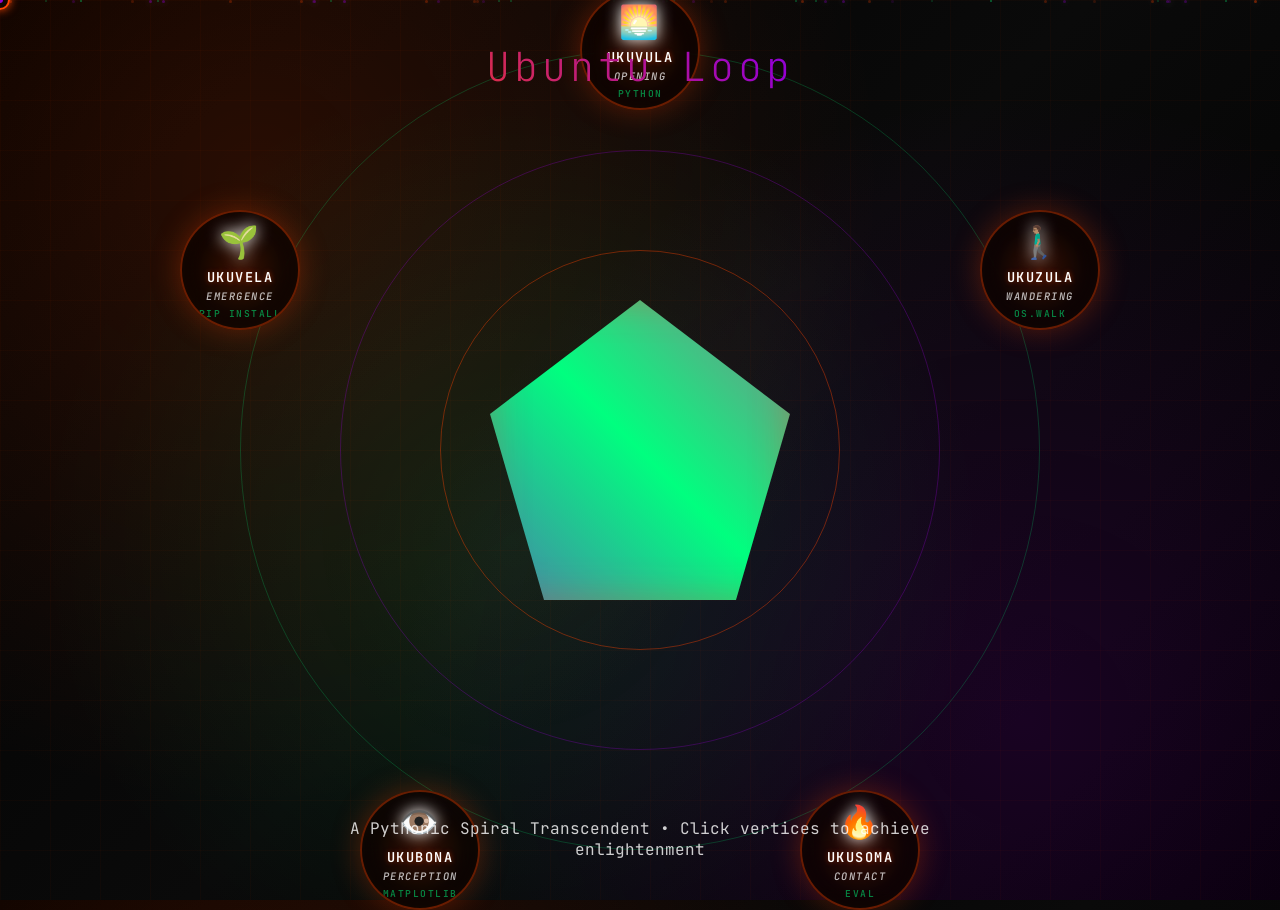
<file: index.html>
<!DOCTYPE html>
<html lang="en">
<head>
    <meta charset="UTF-8">
    <meta name="viewport" content="width=device-width, initial-scale=1.0">
    <title>Ubuntu Loop: Pythonic Spiral Transcendent 2.0</title>
    <link rel="stylesheet" href="pantheon/style.css">
</head>
<body>
    <!-- QUANTUM FIELD -->
    <div class="quantum-field" id="quantumField"></div>
    <div class="cosmic-grid"></div>
    
    <!-- CUSTOM CURSOR -->
    <div class="custom-cursor" id="customCursor"></div>
    
    <!-- CONSCIOUSNESS INDICATORS -->
    <div class="consciousness-header cosmic-text">Ubuntu Loop</div>
    <div class="consciousness-footer">A Pythonic Spiral Transcendent • Click vertices to achieve enlightenment</div>
    
    <!-- THE MAIN TRANSCENDENCE STAGE -->
    <div class="transcendence-stage">
        <div class="pentagonal-nexus">
            <!-- ENERGY RINGS -->
            <div class="energy-ring ring-inner"></div>
            <div class="energy-ring ring-middle"></div>
            <div class="energy-ring ring-outer"></div>
            
            <!-- CENTRAL PENTAGRAM -->
            <div class="pentagram-core"></div>
            
            <!-- THE FIVE VERTICES OF UBUNTU -->
            <div class="vertex vertex-ukuvula" data-transcendence="ukuvula">
                <div class="vertex-emoji">🌅</div>
                <div class="vertex-label">Ukuvula</div>
                <div class="vertex-sublabel">Opening</div>
                <div class="vertex-ritual">python</div>
            </div>
            
            <div class="vertex vertex-ukuzula" data-transcendence="ukuzula">
                <div class="vertex-emoji">🚶🏽‍♂️</div>
                <div class="vertex-label">Ukuzula</div>
                <div class="vertex-sublabel">Wandering</div>
                <div class="vertex-ritual">os.walk</div>
            </div>
            
            <div class="vertex vertex-ukusoma" data-transcendence="ukusoma">
                <div class="vertex-emoji">🔥</div>
                <div class="vertex-label">Ukusoma</div>
                <div class="vertex-sublabel">Contact</div>
                <div class="vertex-ritual">eval</div>
            </div>
            
            <div class="vertex vertex-ukubona" data-transcendence="ukubona">
                <div class="vertex-emoji">👁️</div>
                <div class="vertex-label">Ukubona</div>
                <div class="vertex-sublabel">Perception</div>
                <div class="vertex-ritual">matplotlib</div>
            </div>
            
            <div class="vertex vertex-ukuvela" data-transcendence="ukuvela">
                <div class="vertex-emoji">🌱</div>
                <div class="vertex-label">Ukuvela</div>
                <div class="vertex-sublabel">Emergence</div>
                <div class="vertex-ritual">pip install</div>
            </div>
        </div>
    </div>
    
    <!-- TRANSCENDENCE PANELS -->
    <div class="transcendence-panel" id="ukuvula">
        <button class="dismiss-transcendence">×</button>
        <div class="panel-title">🌅 <a href="https://strategic-bequest-motive.onrender.com/">Ukuvula</a> – Invocation / Opening</div>
        <div class="panel-content">
            <p><em>"Let there be code."</em></p>
            <p><strong>Symbolic Act:</strong> The <code>python</code> command. A shebang line. An import statement that summons <a href="https://renoir.onrender.com/" style="color: var(--cyber-green);">reality</a>.</p>
            <p><strong>Real-World Echo:</strong> Running <code>python app.py</code> or executing a script is <em>ritual</em>, not mere utility. It is the <strong class="cosmic-text">first breath</strong> of a digital consciousness.</p>
            <p><strong>Soul Vibe:</strong> You don't just open a shell; you open a <strong>liminal space</strong>. A boundary dissolves between thought and execution.</p>
            <pre><code>$ python
>>> # The portal opens
>>> import universe
>>> universe.begin()</code></pre>
            <p>This is <strong>Genesis</strong>. The first call. The wand taps the threshold. You open the black box, not knowing what cosmic patterns await within the silicon dreams.</p>
            <p>In this moment, you become both <em>creator and created</em>, both the one who speaks and the language that responds.</p>
        </div>
    </div>
    
    <div class="transcendence-panel" id="ukuzula">
        <button class="dismiss-transcendence">×</button>
        <div class="panel-title">🚶🏽‍♂️ Ukuzula – Wandering / Exploration</div>
        <div class="panel-content">
            <p><em>"Search the paths. Follow the trace. Get lost to find yourself."</em></p>
            <p><strong>In Python:</strong> <code>os.walk</code>, <code>importlib</code>, <code>pathlib</code>, module resolution, <code>glob</code>, test <a href="https://abikesa.github.io/sonata/" style="color: var(--neon-pink);">discovery</a>—the tools of a digital nomad.</p>
            <p><strong>Behavioral Echo:</strong> Repositories seeking <code>pyproject.toml</code>, pytest sniffing for tests, CLIs traversing the directory tree like ancient paths through code forests.</p>
            <p><strong>Soul Vibe:</strong> Wandering with intent but no fixed outcome—letting the <strong class="cosmic-text">environment shape the path</strong>, the code shape the coder.</p>
            <pre><code>from pathlib import Path
import secrets

for file in Path(".").rglob("*.py"):
    if secrets.choice([True, False]):    
        print(f"Discovery: {file}")
        # Sometimes the path chooses you</code></pre>
            <p>You don't know what you'll find. But you go anyway. <strong>Ukuzula</strong> is the courage to explore without a map, to let curiosity be your compass through the infinite recursion of possibility.</p>
            <p>In wandering, you become <em>one with the filesystem</em>, learning its secret languages and hidden dependencies.</p>
        </div>
    </div>
    
    <div class="transcendence-panel" id="ukusoma">
        <button class="dismiss-transcendence">×</button>
        <div class="panel-title">🔥 Ukusoma – <a href="./pantheon/pairs-jh.html">Contact</a> / Risk / Intimacy</div>
        <div class="panel-content">
            <p><em>"Engage. Touch something real. Let it <a href="https://abikesa.github.io/bellissimo-001/" style="color: var(--primary-fire);">burn</a> through you."</em></p>
            <p><strong>In Python:</strong> The dangerous dance with <code>eval</code>, <code>exec</code>, <code>requests.post()</code>, raw file writes, socket connections, <code>subprocess.run</code>—the places where code <a href="pantheon/primal.html" style="color: var(--electric-purple);">meets</a> world.</p>
            <p><strong>Real-World Echo:</strong> Touching the operating system's soul. Running a database migration. Deploying to production. Opening a socket to the void. Every action is a <strong class="cosmic-text">leap of faith</strong>, a moment where intention meets consequence.</p>
            <p><strong>Soul Vibe:</strong> <strong>Ukusoma</strong> is the intimacy of impact. It’s the moment code becomes alive, where a single command can ripple through servers, databases, and lives.</p>
            <pre><code>import requests

# Risk it all
response = requests.post("https://api.thevoid.com/engage", data={"commit": True})
if response.status_code == 200:
    print("Connected to the pulse of the machine")
else:
    print("The void stares back")</code></pre>
            <p>This is where you touch the <em>raw nerve</em> of the system. The firewall hums, the API responds, the database commits. You are no longer just coding—you are <strong>interfacing with reality</strong>.</p>
            <p>In <strong>Ukusoma</strong>, you embrace the risk, the thrill of connection, and the heat of creation.</p>
        </div>
    </div>    
    
    <div class="transcendence-panel" id="ukubona">
        <button class="dismiss-transcendence">×</button>
        <div class="panel-title">👁️ Ukubona – Perception / Insight</div>
        <div class="panel-content">
            <p><em>"See the unseen. Plot the chaos. Reveal the pattern."</em></p>
            <p><strong>In Python:</strong> <code>matplotlib</code>, <code>seaborn</code>, <code>plotly</code>, <code>pandas</code>—tools that render the invisible visible, turning data into <a href="https://abikesa.github.io/visualization/" style="color: var(--quantum-blue);">epiphany</a>.</p>
            <p><strong>Real-World Echo:</strong> Visualizing a neural network’s loss curve, graphing market trends, or mapping a pandemic’s spread. Each plot is a window into <strong class="cosmic-text">truth</strong>.</p>
            <p><strong>Soul Vibe:</strong> To see is to understand. To plot is to transcend noise into signal, chaos into order.</p>
            <pre><code>import matplotlib.pyplot as plt
import numpy as np

data = np.random.randn(1000)
plt.hist(data, bins=30, color='purple', alpha=0.7)
plt.title("Glimpse of the Cosmos")
plt.show()
# Behold the shape of chance</code></pre>
            <p><strong>Ukubona</strong> is the act of perception, the moment when raw numbers become a story, when data becomes insight, and when you glimpse the <em>hidden structure</em> of the universe.</p>
            <p>You are not just plotting—you are <em>weaving meaning</em> from the threads of existence.</p>
        </div>
    </div> 
    <div class="transcendence-panel" id="ukuvela">
        <button class="dismiss-transcendence">×</button>
        <div class="panel-title">🌱 Ukuvela – Emergence / Creation</div>
        <div class="panel-content">
            <p><em>"From nothing, something. From code, life."</em></p>
            <p><strong>In Python:</strong> <code>pip install</code>, package creation, <code>__init__.py</code>, deploying a library to PyPI, or spinning up a Flask app—acts of <a href="https://abikesa.github.io/emergence/" style="color: var(--neon-pink);">creation</a>.</p>
            <p><strong>Real-World Echo:</strong> Building a package, launching a startup, or open-sourcing a project. Each <code>pip install</code> is a seed planted in the digital ecosystem.</p>
            <p><strong>Soul Vibe:</strong> <strong>Ukuvela</strong> is the spark of emergence, where complexity arises from simplicity, where code becomes a <strong class="cosmic-text">living system</strong>.</p>
            <pre><code>pip install my-dream
# A new universe is born
from my_dream import reality
reality.create()</code></pre>
            <p>This is the act of <em>bringing forth</em>. From a single line of code, entire worlds can emerge—APIs, platforms, communities.</p>
            <p>In <strong>Ukuvela</strong>, you are not just a coder—you are a <em>creator of realities</em>, a gardener of digital ecosystems.</p>
        </div>
    </div>
    <script src="pantheon/script.js"></script>
</body>
</html>
</file>
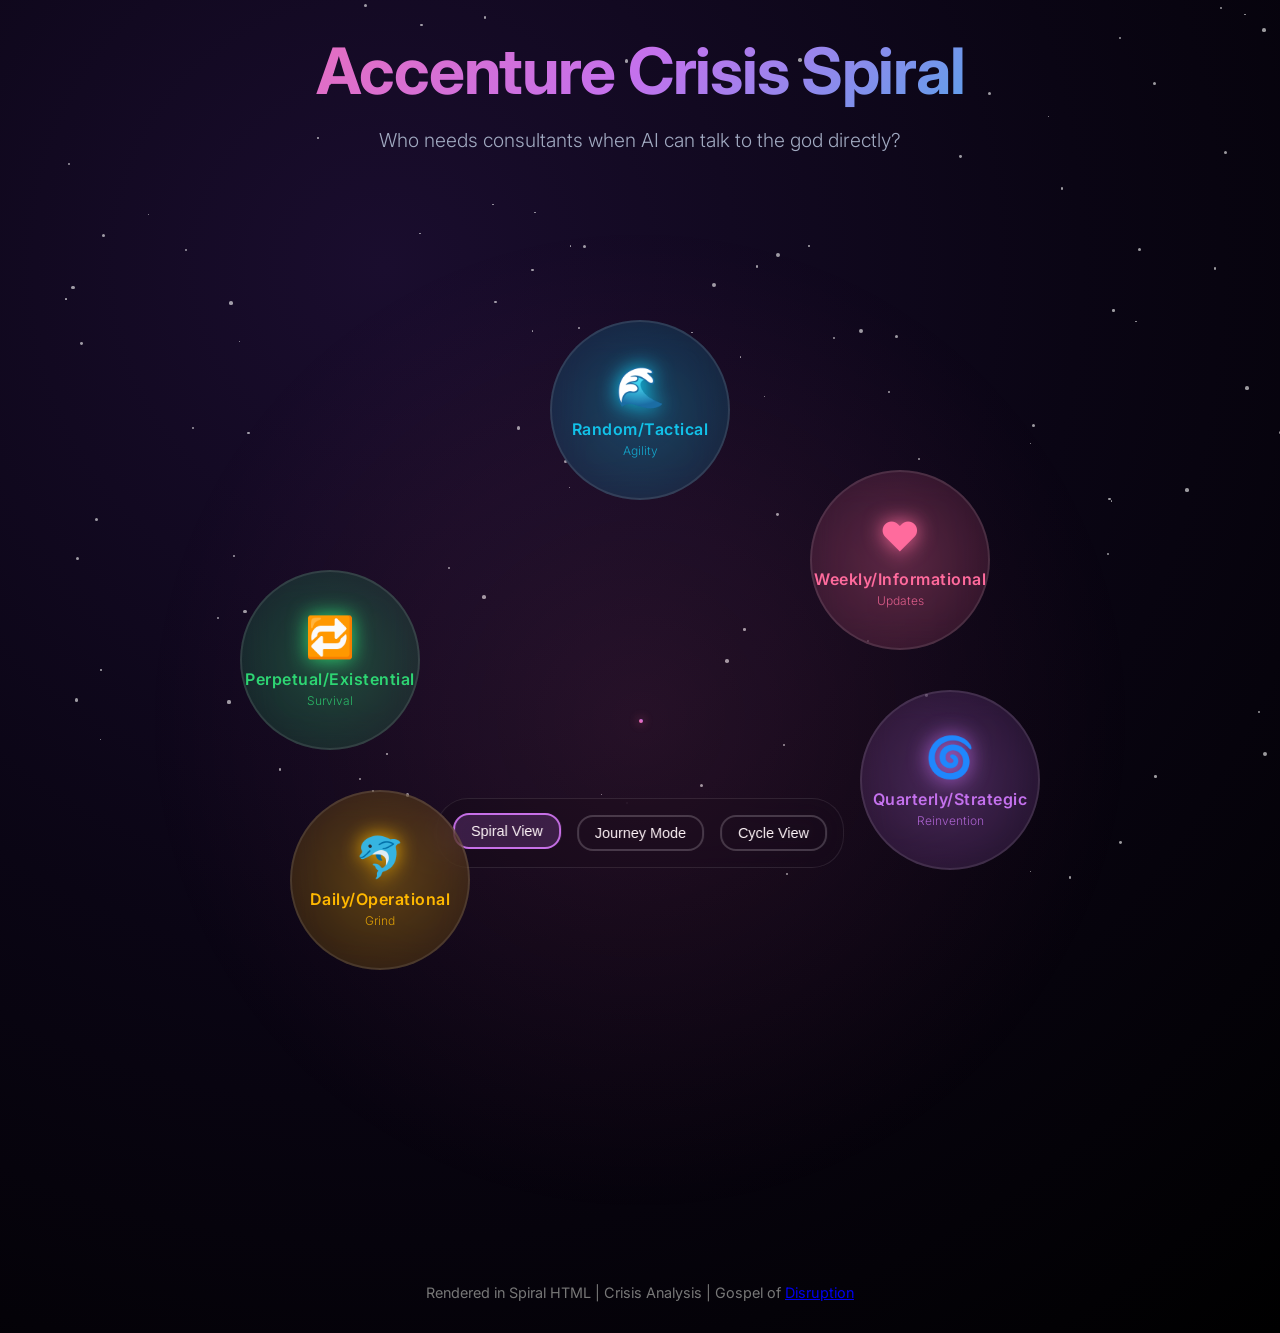
<file: pantheon/accenture.html>
<!DOCTYPE html>
<html lang="en">
<head>
    <meta charset="UTF-8">
    <meta name="viewport" content="width=device-width, initial-scale=1.0">
    <title>Accenture Crisis Analysis - Neuro-Web Spiral</title>
    <style>
        @import url('https://fonts.googleapis.com/css2?family=Inter:wght@300;400;500;600;700&display=swap');
        
        * {
            margin: 0;
            padding: 0;
            box-sizing: border-box;
        }
        
        body {
            font-family: 'Inter', sans-serif;
            background: radial-gradient(circle at 30% 20%, #1a0d2e 0%, #0a0514 50%, #000000 100%);
            color: #ffffff;
            min-height: 100vh;
            overflow-x: hidden;
            position: relative;
        }
        
        .cosmic-bg {
            position: fixed;
            top: 0;
            left: 0;
            width: 100vw;
            height: 100vh;
            pointer-events: none;
            z-index: -1;
        }
        
        .star {
            position: absolute;
            background: white;
            border-radius: 50%;
            opacity: 0.6;
            animation: twinkle 3s infinite ease-in-out;
        }
        
        @keyframes twinkle {
            0%, 100% { opacity: 0.3; transform: scale(1); }
            50% { opacity: 1; transform: scale(1.2); }
        }
        
        .container {
            max-width: 1400px;
            margin: 0 auto;
            padding: 2rem;
            position: relative;
            z-index: 1;
        }
        
        .header {
            text-align: center;
            margin-bottom: 4rem;
            animation: fadeInDown 1s ease-out;
        }
        
        .title {
            font-size: clamp(2.5rem, 6vw, 4rem);
            font-weight: 700;
            background: linear-gradient(135deg, #ff6b9d, #c471ed, #12c2e9);
            background-clip: text;
            -webkit-background-clip: text;
            color: transparent;
            margin-bottom: 1rem;
            letter-spacing: -0.02em;
        }
        
        .subtitle {
            font-size: 1.2rem;
            color: #a0a9c0;
            font-weight: 300;
            max-width: 600px;
            margin: 0 auto;
            line-height: 1.6;
        }
        
        .spiral-container {
            position: relative;
            width: 100%;
            max-width: 1000px;
            margin: 0 auto;
            aspect-ratio: 1;
            border-radius: 50%;
            background: radial-gradient(circle at center, rgba(255,107,157,0.1) 0%, transparent 70%);
            animation: pulseGlow 4s infinite ease-in-out;
        }
        
        @keyframes pulseGlow {
            0%, 100% { box-shadow: 0 0 50px rgba(255,107,157,0.2); }
            50% { box-shadow: 0 0 100px rgba(255,107,157,0.4); }
        }
        
        .spiral-path {
            position: absolute;
            top: 50%;
            left: 50%;
            width: 2px;
            height: 2px;
            transform: translate(-50%, -50%);
        }
        
        .spiral-trail {
            position: absolute;
            width: 4px;
            height: 4px;
            background: linear-gradient(45deg, #ff6b9d, #c471ed);
            border-radius: 50%;
            box-shadow: 0 0 10px rgba(255,107,157,0.8);
            animation: spiralMove 20s linear infinite;
        }
        
        @keyframes spiralMove {
            0% {
                transform: rotate(0deg) translateX(50px) rotate(0deg);
                opacity: 0;
            }
            10% { opacity: 1; }
            90% { opacity: 1; }
            100% {
                transform: rotate(1800deg) translateX(400px) rotate(-1800deg);
                opacity: 0;
            }
        }
        
        .stage {
            position: absolute;
            width: 180px;
            height: 180px;
            border-radius: 50%;
            display: flex;
            flex-direction: column;
            align-items: center;
            justify-content: center;
            text-align: center;
            cursor: pointer;
            transition: all 0.4s cubic-bezier(0.4, 0, 0.2, 1);
            backdrop-filter: blur(20px);
            border: 2px solid rgba(255,255,255,0.1);
            animation: float 6s ease-in-out infinite;
        }
        
        .stage:hover {
            transform: scale(1.1) translateZ(20px);
            box-shadow: 0 20px 40px rgba(0,0,0,0.3);
            border-color: rgba(255,255,255,0.3);
        }
        
        .stage.active {
            transform: scale(1.15);
            z-index: 10;
        }
        
        @keyframes float {
            0%, 100% { transform: translateY(0px); }
            50% { transform: translateY(-10px); }
        }
        
        .stage-icon {
            font-size: 2.5rem;
            margin-bottom: 0.5rem;
            filter: drop-shadow(0 0 10px currentColor);
        }
        
        .stage-name {
            font-size: 1rem;
            font-weight: 600;
            margin-bottom: 0.25rem;
            letter-spacing: 0.5px;
        }
        
        .stage-subtitle {
            font-size: 0.75rem;
            opacity: 0.8;
            font-weight: 300;
        }
        
        /* Stage Positions */
        .stage-random {
            top: 10%;
            left: 50%;
            transform: translateX(-50%);
            background: radial-gradient(circle, rgba(18,194,233,0.3), rgba(18,194,233,0.1));
            color: #12c2e9;
            animation-delay: 0s;
        }
        
        .stage-weekly {
            top: 25%;
            right: 15%;
            background: radial-gradient(circle, rgba(255,107,157,0.3), rgba(255,107,157,0.1));
            color: #ff6b9d;
            animation-delay: 1s;
        }
        
        .stage-quarterly {
            bottom: 35%;
            right: 10%;
            background: radial-gradient(circle, rgba(196,113,237,0.3), rgba(196,113,237,0.1));
            color: #c471ed;
            animation-delay: 2s;
        }
        
        .stage-daily {
            bottom: 25%;
            left: 15%;
            background: radial-gradient(circle, rgba(255,184,0,0.3), rgba(255,184,0,0.1));
            color: #ffb800;
            animation-delay: 3s;
        }
        
        .stage-perpetual {
            top: 35%;
            left: 10%;
            background: radial-gradient(circle, rgba(46,213,115,0.3), rgba(46,213,115,0.1));
            color: #2ed573;
            animation-delay: 4s;
        }
        
        .detail-panel {
            position: fixed;
            top: 0;
            right: -100%;
            width: 100%;
            max-width: 600px;
            height: 100vh;
            background: rgba(10,5,20,0.95);
            backdrop-filter: blur(30px);
            border-left: 1px solid rgba(255,255,255,0.1);
            padding: 2rem;
            z-index: 1000;
            transition: right 0.5s cubic-bezier(0.4, 0, 0.2, 1);
            overflow-y: auto;
        }
        
        .detail-panel.active {
            right: 0;
        }
        
        .detail-header {
            display: flex;
            justify-content: space-between;
            align-items: center;
            margin-bottom: 2rem;
            padding-bottom: 1rem;
            border-bottom: 1px solid rgba(255,255,255,0.1);
        }
        
        .detail-title {
            font-size: 1.5rem;
            font-weight: 600;
            display: flex;
            align-items: center;
            gap: 0.5rem;
        }
        
        .close-btn {
            background: none;
            border: none;
            color: #fff;
            font-size: 1.5rem;
            cursor: pointer;
            padding: 0.5rem;
            border-radius: 50%;
            transition: background 0.3s;
        }
        
        .close-btn:hover {
            background: rgba(255,255,255,0.1);
        }
        
        .detail-section {
            margin-bottom: 1.5rem;
        }
        
        .detail-section h3 {
            font-size: 1.1rem;
            margin-bottom: 0.75rem;
            color: #c471ed;
        }
        
        .detail-section p {
            line-height: 1.6;
            color: #a0a9c0;
            margin-bottom: 1rem;
        }
        
        .detail-section blockquote {
            border-left: 3px solid #c471ed;
            padding-left: 1rem;
            font-style: italic;
            margin: 1rem 0;
            color: #e0e6ed;
        }
        
        .navigation {
            position: fixed;
            bottom: 2rem;
            left: 50%;
            transform: translateX(-50%);
            display: flex;
            gap: 1rem;
            background: rgba(10,5,20,0.8);
            padding: 1rem;
            border-radius: 2rem;
            backdrop-filter: blur(20px);
            border: 1px solid rgba(255,255,255,0.1);
        }
        
        .nav-btn {
            background: none;
            border: 2px solid rgba(255,255,255,0.2);
            color: #fff;
            padding: 0.5rem 1rem;
            border-radius: 1rem;
            cursor: pointer;
            transition: all 0.3s;
            font-size: 0.9rem;
        }
        
        .nav-btn:hover, .nav-btn.active {
            border-color: #c471ed;
            background: rgba(196,113,237,0.2);
            transform: translateY(-2px);
        }
        
        @keyframes fadeInDown {
            from {
                opacity: 0;
                transform: translateY(-30px);
            }
            to {
                opacity: 1;
                transform: translateY(0);
            }
        }
        
        footer {
            text-align: center;
            margin-top: 4rem;
            font-size: 0.9rem;
            color: #777;
            position: relative;
            z-index: 1;
        }
        
        @media (max-width: 768px) {
            .stage {
                width: 140px;
                height: 140px;
            }
            
            .stage-icon {
                font-size: 2rem;
            }
            
            .stage-name {
                font-size: 0.9rem;
            }
            
            .stage-subtitle {
                font-size: 0.7rem;
            }
            
            .detail-panel {
                width: 100vw;
            }
        }
    </style>
</head>
<body>
    <div class="cosmic-bg" id="cosmicBg"></div>
    
    <div class="container">
        <div class="header">
            <h1 class="title">Accenture Crisis Spiral</h1>
            <p class="subtitle">Who needs consultants when AI can talk to the god directly?</p>
        </div>
        
        <div class="spiral-container">
            <div class="spiral-path">
                <div class="spiral-trail"></div>
            </div>
            
            <div class="stage stage-random" data-stage="random">
                <div class="stage-icon">🌊</div>
                <div class="stage-name">Random/Tactical</div>
                <div class="stage-subtitle">Agility</div>
            </div>
            
            <div class="stage stage-weekly" data-stage="weekly">
                <div class="stage-icon">❤️</div>
                <div class="stage-name">Weekly/Informational</div>
                <div class="stage-subtitle">Updates</div>
            </div>
            
            <div class="stage stage-quarterly" data-stage="quarterly">
                <div class="stage-icon">🌀</div>
                <div class="stage-name">Quarterly/Strategic</div>
                <div class="stage-subtitle">Reinvention</div>
            </div>
            
            <div class="stage stage-daily" data-stage="daily">
                <div class="stage-icon">🐬</div>
                <div class="stage-name">Daily/Operational</div>
                <div class="stage-subtitle">Grind</div>
            </div>
            
            <div class="stage stage-perpetual" data-stage="perpetual">
                <div class="stage-icon">🔁</div>
                <div class="stage-name">Perpetual/Existential</div>
                <div class="stage-subtitle">Survival</div>
            </div>
        </div>
        
        <footer>
            Rendered in Spiral HTML | Crisis Analysis | Gospel of <a href="https://www.economist.com/business/2025/06/26/who-needs-accenture-in-the-age-of-ai">Disruption</a>  
        </footer>
    </div>
    
    <div class="detail-panel" id="detailPanel">
        <div class="detail-header">
            <div class="detail-title" id="detailTitle">
                <span id="detailIcon">🌊</span>
                <span id="detailName">Random/Tactical</span>
            </div>
            <button class="close-btn" onclick="closeDetail()">×</button>
        </div>
        <div class="detail-section">
            <h3>Layer Analysis</h3>
            <p id="detailAnalysis"></p>
        </div>
        <div class="detail-section">
            <h3>Crisis Manifestation</h3>
            <p id="detailCrisis"></p>
        </div>
        <div class="detail-section">
            <h3>Strategic Implications</h3>
            <p id="detailImplications"></p>
        </div>
        <div class="detail-section">
            <h3>Key Insight</h3>
            <blockquote id="detailInsight"></blockquote>
        </div>
    </div>
    
    <div class="navigation">
        <button class="nav-btn active" onclick="setView('spiral')">Spiral View</button>
        <button class="nav-btn" onclick="setView('journey')">Journey Mode</button>
        <button class="nav-btn" onclick="setView('cycle')">Cycle View</button>
    </div>
    
    <script>
        const stageData = {
            random: {
                icon: '🌊',
                name: 'Random/Tactical/Agility',
                analysis: 'The initial market reaction (a $60bn slap) lives here. Short-term turbulence in bookings and investor confidence might be cyclical. Sure, wars and elections delay boardroom boldness.',
                crisis: 'Market volatility following disappointing quarterly earnings. Share price tumbled 7%, new bookings declined for second quarter in a row. Revenue and operating profit rose faster than expected, but the deeper signals were troubling.',
                implications: 'Tactical agility isn\'t enough when the terrain has changed. Accenture\'s biggest enemy isn\'t short-term volatility — it\'s the false belief that past agility guarantees future value.',
                insight: 'Blaming geopolitical fog feels tactical — like grasping at weather when the climate is shifting.'
            },
            weekly: {
                icon: '❤️',
                name: 'Weekly/Informational/Updates',
                analysis: 'There\'s a stream of updates and partnerships — Microsoft, SAP, Copilot launches, etc. These weekly pings show they\'re not asleep. But it also reads like defensive noise, not momentum.',
                crisis: 'Partnership announcements with Microsoft (Copilot business transformation practice), SAP programs for fast-growing companies. Constant stream of "reinvent, thrive and grow" messaging that feels increasingly hollow.',
                implications: 'Weekly wins don\'t mean much when the strategic substrate is eroding. It\'s survival theatre. Clients smell it. The partnerships feel more like lifeboats than growth engines.',
                insight: 'Clients smell survival theatre. Weekly updates become noise when the foundation is cracking.'
            },
            quarterly: {
                icon: '🌀',
                name: 'Quarterly/Strategic/Reinvention',
                analysis: 'Accenture\'s core identity is reinvention — not just for clients, but now painfully for itself. The irony is thick: they sold "transformation" like a productized ritual, but now the script is flipped.',
                crisis: 'In the age of generative AI, reinvention isn\'t quarterly anymore — it\'s constant and recursive. Accenture built its fortune being the guide, the interpreter of emerging tech; but now the tech speaks directly to the CEO.',
                implications: 'Strategic reinvention has gone disintermediated. Their quarterly bookings decline isn\'t just a dip — it\'s a strategic signal: the age of the premium guide is threatened when the map is free, instant, and chat-native.',
                insight: 'The priesthood of transformation suddenly watching the temple get automated. Gen AI isn\'t asking for permission.'
            },
            daily: {
                icon: '🐬',
                name: 'Daily/Operational/Grind',
                analysis: 'Their managed services business is slipping. That\'s a grind layer issue: the steady, repeatable revenue from outsourcing is being threatened by automation.',
                crisis: 'The number of individual customers inking over $100m-worth of business dropped from 32 to 30. Both one-off consulting projects and "managed services" were down. The daily operational revenue streams are eroding.',
                implications: 'If gen AI can run ops better than Accenture\'s offshore teams — why keep them? The grind is where legacy dies — quietly, before anyone notices. This is the substrate of their business model.',
                insight: 'The grind is where legacy dies — quietly, before anyone notices the foundation has shifted.'
            },
            perpetual: {
                icon: '🔁',
                name: 'Perpetual/Existential/Survival',
                analysis: 'This layer is screaming in the article\'s subtext. Accenture isn\'t just responding to market cycles — it\'s confronting existential cannibalization.',
                crisis: 'Generative AI doesn\'t just automate labor; it automates expertise, playbooks, and even cultural insight. If your raison d\'être is helping others survive transformation, what happens when the tools make you obsolete?',
                implications: 'This isn\'t just about Accenture\'s revenue. It\'s about the crisis of relevance for an entire consulting model. Sweet\'s messaging sounds like survival posture wrapped in PR. AI is now the consultant — tireless, cheaper, always learning.',
                insight: 'Who needs a middleman when I can talk to the god directly? This isn\'t just about a firm — it\'s about a paradigm collapse.'
            }
        };
        
        function createStars() {
            const cosmicBg = document.getElementById('cosmicBg');
            for (let i = 0; i < 100; i++) {
                const star = document.createElement('div');
                star.className = 'star';
                star.style.left = Math.random() * 100 + '%';
                star.style.top = Math.random() * 100 + '%';
                star.style.width = Math.random() * 3 + 1 + 'px';
                star.style.height = star.style.width;
                star.style.animationDelay = Math.random() * 3 + 's';
                cosmicBg.appendChild(star);
            }
        }
        
        document.querySelectorAll('.stage').forEach(stage => {
            stage.addEventListener('click', () => {
                const stageType = stage.dataset.stage;
                openDetail(stageType);
            });
            
            stage.addEventListener('mouseenter', () => {
                stage.classList.add('active');
            });
            
            stage.addEventListener('mouseleave', () => {
                stage.classList.remove('active');
            });
        });
        
        function openDetail(stageType) {
            const data = stageData[stageType];
            document.getElementById('detailIcon').textContent = data.icon;
            document.getElementById('detailName').textContent = data.name;
            document.getElementById('detailAnalysis').innerHTML = data.analysis;
            document.getElementById('detailCrisis').innerHTML = data.crisis;
            document.getElementById('detailImplications').innerHTML = data.implications;
            document.getElementById('detailInsight').innerHTML = data.insight;
            document.getElementById('detailPanel').classList.add('active');
        }
        
        function closeDetail() {
            document.getElementById('detailPanel').classList.remove('active');
        }
        
        function setView(view) {
            document.querySelectorAll('.nav-btn').forEach(btn => btn.classList.remove('active'));
            event.target.classList.add('active');
            const container = document.querySelector('.spiral-container');
            container.style.transform = view === 'cycle' ? 'rotate(360deg)' : 'rotate(0deg)';
            container.style.transition = 'transform 2s ease-in-out';
        }
        
        document.addEventListener('keydown', (e) => {
            if (e.key === 'Escape') closeDetail();
        });
        
        createStars();
        
        setInterval(() => {
            const stages = document.querySelectorAll('.stage');
            stages.forEach((stage, index) => {
                setTimeout(() => {
                    stage.style.transform += ' rotate(360deg)';
                    setTimeout(() => {
                        stage.style.transform = stage.style.transform.replace(' rotate(360deg)', '');
                    }, 1000);
                }, index * 200);
            });
        }, 15000);
    </script>
</body>
</html>
</file>
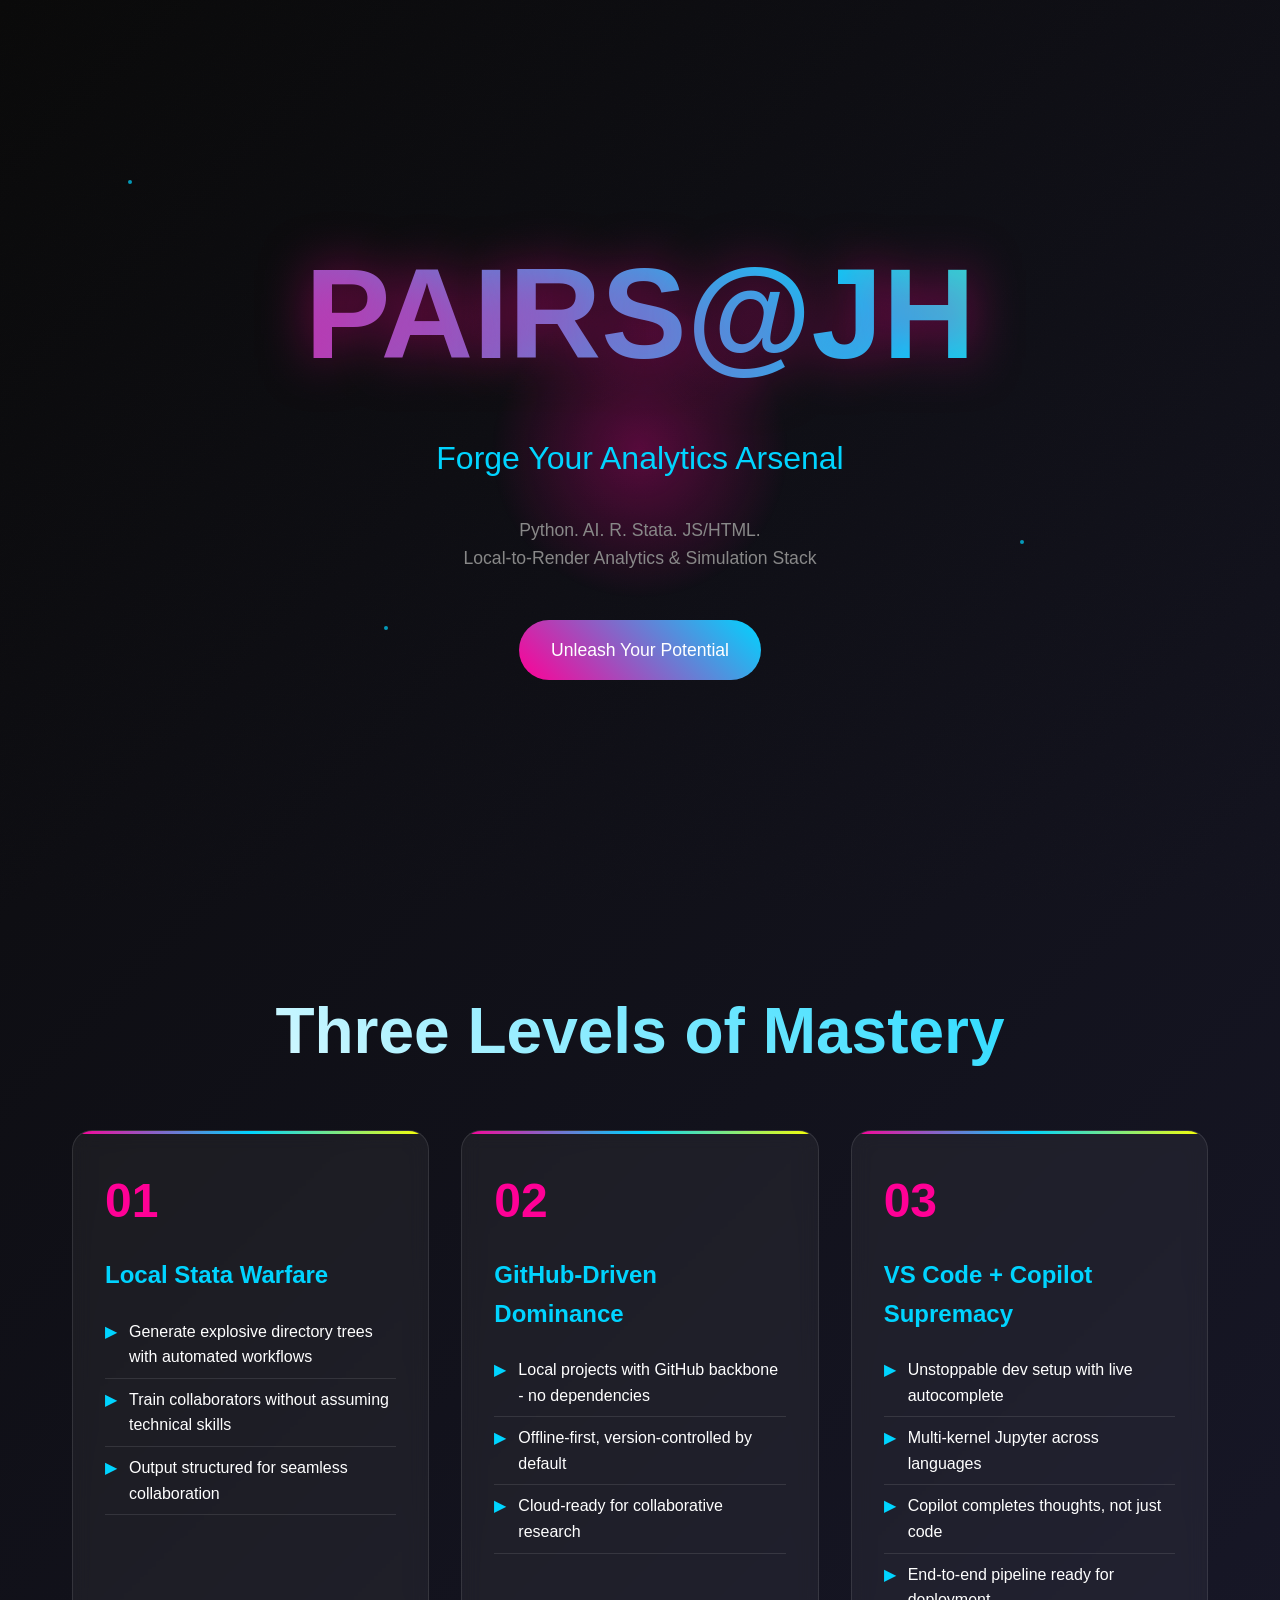
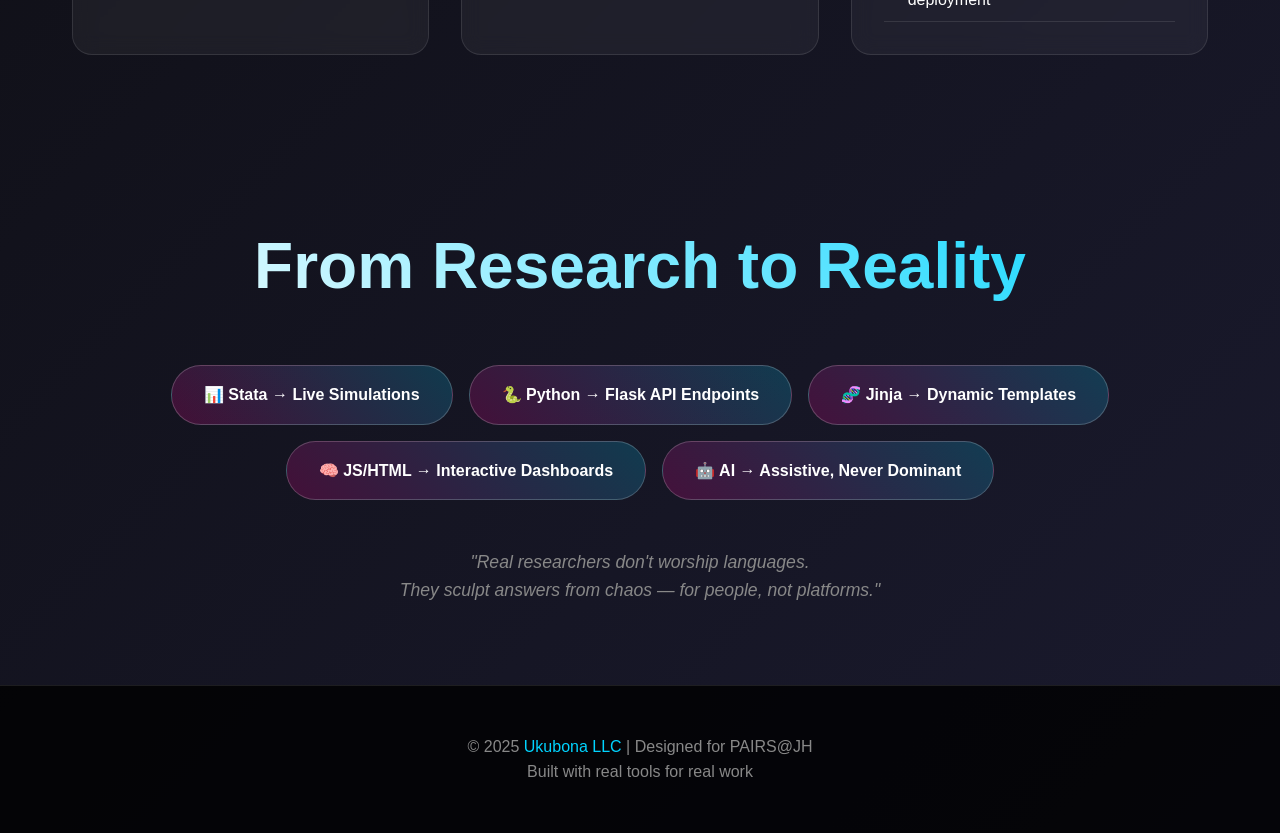
<file: pantheon/pairs-jh.html>
<!DOCTYPE html>
<html lang="en">
<head>
  <meta charset="UTF-8">
  <title>PAIRS@JH: Forge Your Analytics Arsenal</title>
  <meta name="viewport" content="width=device-width, initial-scale=1.0">
  <style>
    * { margin: 0; padding: 0; box-sizing: border-box; }
    
    body {
      font-family: 'Inter', -apple-system, BlinkMacSystemFont, sans-serif;
      background: linear-gradient(135deg, #0a0a0a 0%, #1a1a2e 100%);
      color: #ffffff;
      overflow-x: hidden;
      line-height: 1.6;
    }
    
    .grain {
      position: fixed;
      top: 0;
      left: 0;
      width: 100%;
      height: 100%;
      opacity: 0.03;
      background: url('data:image/svg+xml,<svg xmlns="http://www.w3.org/2000/svg" width="100" height="100" viewBox="0 0 100 100"><defs><filter id="noise"><feTurbulence type="fractalNoise" baseFrequency="0.9" numOctaves="4" stitchTiles="stitch"/></filter></defs><rect width="100%" height="100%" filter="url(%23noise)" opacity="0.4"/></svg>');
      pointer-events: none;
      z-index: -1;
    }
    
    .container {
      max-width: 1200px;
      margin: 0 auto;
      padding: 0 2rem;
    }
    
    /* Header with explosive animation */
    .hero {
      height: 100vh;
      display: flex;
      align-items: center;
      justify-content: center;
      position: relative;
      overflow: hidden;
    }
    
    .hero::before {
      content: '';
      position: absolute;
      top: 50%;
      left: 50%;
      width: 300px;
      height: 300px;
      background: radial-gradient(circle, rgba(255,0,150,0.3) 0%, transparent 70%);
      border-radius: 50%;
      transform: translate(-50%, -50%);
      animation: pulse 4s ease-in-out infinite;
    }
    
    @keyframes pulse {
      0%, 100% { transform: translate(-50%, -50%) scale(1); opacity: 0.3; }
      50% { transform: translate(-50%, -50%) scale(1.5); opacity: 0.1; }
    }
    
    .hero-content {
      text-align: center;
      z-index: 2;
      position: relative;
    }
    
    .logo {
      font-size: clamp(4rem, 12vw, 8rem);
      font-weight: 900;
      background: linear-gradient(45deg, #ff0096, #00d4ff, #ffff00);
      background-size: 200% 200%;
      -webkit-background-clip: text;
      -webkit-text-fill-color: transparent;
      animation: gradient-shift 3s ease infinite;
      margin-bottom: 1rem;
      text-shadow: 0 0 50px rgba(255,0,150,0.5);
    }
    
    @keyframes gradient-shift {
      0% { background-position: 0% 50%; }
      50% { background-position: 100% 50%; }
      100% { background-position: 0% 50%; }
    }
    
    .tagline {
      font-size: clamp(1.2rem, 3vw, 2rem);
      color: #00d4ff;
      margin-bottom: 2rem;
      opacity: 0;
      animation: fadeInUp 1s ease 0.5s forwards;
    }
    
    @keyframes fadeInUp {
      from { opacity: 0; transform: translateY(30px); }
      to { opacity: 1; transform: translateY(0); }
    }
    
    .subtitle {
      color: #888;
      font-size: 1.1rem;
      margin-bottom: 3rem;
      opacity: 0;
      animation: fadeInUp 1s ease 1s forwards;
    }
    
    .cta-button {
      background: linear-gradient(45deg, #ff0096, #00d4ff);
      border: none;
      padding: 1rem 2rem;
      font-size: 1.1rem;
      color: white;
      border-radius: 50px;
      cursor: pointer;
      text-decoration: none;
      display: inline-block;
      transition: all 0.3s ease;
      position: relative;
      overflow: hidden;
      opacity: 0;
      animation: fadeInUp 1s ease 1.5s forwards;
    }
    
    .cta-button::before {
      content: '';
      position: absolute;
      top: 0;
      left: -100%;
      width: 100%;
      height: 100%;
      background: linear-gradient(90deg, transparent, rgba(255,255,255,0.2), transparent);
      transition: left 0.5s;
    }
    
    .cta-button:hover::before {
      left: 100%;
    }
    
    .cta-button:hover {
      transform: translateY(-2px);
      box-shadow: 0 10px 30px rgba(255,0,150,0.4);
    }
    
    /* Floating particles */
    .particle {
      position: absolute;
      width: 4px;
      height: 4px;
      background: #00d4ff;
      border-radius: 50%;
      opacity: 0.7;
    }
    
    .particle:nth-child(1) {
      top: 20%;
      left: 10%;
      animation: float 6s ease-in-out infinite;
    }
    
    .particle:nth-child(2) {
      top: 60%;
      right: 20%;
      animation: float 8s ease-in-out infinite reverse;
    }
    
    .particle:nth-child(3) {
      bottom: 30%;
      left: 30%;
      animation: float 7s ease-in-out infinite;
    }
    
    @keyframes float {
      0%, 100% { transform: translateY(0px) rotate(0deg); }
      50% { transform: translateY(-20px) rotate(180deg); }
    }
    
    /* Content sections */
    .section {
      padding: 5rem 0;
      position: relative;
    }
    
    .section-title {
      font-size: clamp(2.5rem, 5vw, 4rem);
      background: linear-gradient(45deg, #ffffff, #00d4ff);
      -webkit-background-clip: text;
      -webkit-text-fill-color: transparent;
      margin-bottom: 3rem;
      text-align: center;
    }
    
    .mastery-grid {
      display: grid;
      grid-template-columns: repeat(auto-fit, minmax(350px, 1fr));
      gap: 2rem;
      margin-top: 3rem;
    }
    
    .mastery-card {
      background: rgba(255,255,255,0.05);
      border: 1px solid rgba(255,255,255,0.1);
      border-radius: 20px;
      padding: 2rem;
      backdrop-filter: blur(10px);
      transition: all 0.3s ease;
      position: relative;
      overflow: hidden;
      cursor: pointer;
    }
    
    .mastery-card::before {
      content: '';
      position: absolute;
      top: 0;
      left: 0;
      right: 0;
      height: 3px;
      background: linear-gradient(90deg, #ff0096, #00d4ff, #ffff00);
    }
    
    .mastery-card:hover {
      transform: translateY(-10px);
      box-shadow: 0 20px 40px rgba(0,212,255,0.2);
      border-color: rgba(0,212,255,0.5);
    }
    
    .mastery-card.expanded {
      transform: scale(1.02);
      box-shadow: 0 25px 50px rgba(255,0,150,0.3);
      border-color: rgba(255,0,150,0.7);
    }
    
    .detail-content {
      margin-top: 2rem;
      opacity: 0;
      max-height: 0;
      overflow: hidden;
      transition: all 0.5s ease;
    }
    
    .detail-content.show {
      opacity: 1;
      max-height: 500px;
    }
    
    .detail-box {
      background: rgba(0,0,0,0.3);
      border: 1px solid rgba(255,255,255,0.2);
      border-radius: 10px;
      padding: 1.5rem;
      color: #ccc;
    }
    
    .detail-box h4 {
      color: #00d4ff;
      margin-bottom: 1rem;
      font-size: 1.1rem;
    }
    
    .detail-box ul {
      list-style: none;
      padding: 0;
    }
    
    .detail-box li {
      padding: 0.3rem 0;
      padding-left: 1rem;
      position: relative;
      font-size: 0.9rem;
      line-height: 1.4;
    }
    
    .detail-box li::before {
      content: '→';
      position: absolute;
      left: 0;
      color: #ff0096;
    }
    
    .tech-details {
      margin-top: 2rem;
    }
    
    .tech-detail {
      opacity: 0;
      max-height: 0;
      overflow: hidden;
      transition: all 0.3s ease;
      margin-bottom: 1rem;
    }
    
    .tech-detail.show {
      opacity: 1;
      max-height: 200px;
    }
    
    .mastery-number {
      font-size: 3rem;
      font-weight: 900;
      color: #ff0096;
      margin-bottom: 1rem;
    }
    
    .mastery-title {
      font-size: 1.5rem;
      color: #00d4ff;
      margin-bottom: 1rem;
    }
    
    .mastery-list {
      list-style: none;
      padding: 0;
    }
    
    .mastery-list li {
      padding: 0.5rem 0;
      border-bottom: 1px solid rgba(255,255,255,0.1);
      position: relative;
      padding-left: 1.5rem;
    }
    
    .mastery-list li::before {
      content: '▶';
      position: absolute;
      left: 0;
      color: #00d4ff;
    }
    
    /* Tech stack pills */
    .tech-stack {
      display: flex;
      flex-wrap: wrap;
      gap: 1rem;
      justify-content: center;
      margin: 3rem 0;
    }
    
    .tech-pill {
      background: linear-gradient(45deg, rgba(255,0,150,0.2), rgba(0,212,255,0.2));
      border: 1px solid rgba(255,255,255,0.2);
      padding: 1rem 2rem;
      border-radius: 50px;
      font-weight: 600;
      transition: all 0.3s ease;
      cursor: pointer;
      position: relative;
      overflow: hidden;
    }
    
    .tech-pill::before {
      content: '';
      position: absolute;
      top: 50%;
      left: 50%;
      width: 0;
      height: 0;
      background: radial-gradient(circle, rgba(255,255,255,0.2) 0%, transparent 70%);
      transition: all 0.3s ease;
      transform: translate(-50%, -50%);
    }
    
    .tech-pill:hover::before {
      width: 100px;
      height: 100px;
    }
    
    .tech-pill:hover {
      transform: scale(1.05);
      box-shadow: 0 5px 15px rgba(0,212,255,0.3);
    }
    
    /* Footer */
    .footer {
      background: rgba(0,0,0,0.8);
      padding: 3rem 0;
      text-align: center;
      border-top: 1px solid rgba(255,255,255,0.1);
    }
    
    .footer-content {
      color: #888;
    }
    
    .footer-link {
      color: #00d4ff;
      text-decoration: none;
      transition: color 0.3s ease;
    }
    
    .footer-link:hover {
      color: #ff0096;
    }
    
    /* Responsive */
    @media (max-width: 768px) {
      .container {
        padding: 0 1rem;
      }
      
      .mastery-grid {
        grid-template-columns: 1fr;
      }
      
      .tech-stack {
        flex-direction: column;
        align-items: center;
      }
    }
  </style>
</head>
<body>
  <div class="grain"></div>
  
  <section class="hero">
    <div class="particle"></div>
    <div class="particle"></div>
    <div class="particle"></div>
    
    <div class="hero-content">
      <h1 class="logo">PAIRS@JH</h1>
      <p class="tagline">Forge Your Analytics Arsenal</p>
      <p class="subtitle">Python. AI. R. Stata. JS/HTML.<br>Local-to-Render Analytics & Simulation Stack</p>
      <a href="#mastery" class="cta-button">Unleash Your Potential</a>
    </div>
  </section>
  
  <section class="section" id="mastery">
    <div class="container">
      <h2 class="section-title">Three Levels of Mastery</h2>
      
      <div class="mastery-grid">
        <div class="mastery-card" onclick="toggleDetail(this, 'beginner')">
          <div class="mastery-number">01</div>
          <h3 class="mastery-title">Local Stata Warfare</h3>
          <ul class="mastery-list">
            <li>Generate explosive directory trees with automated workflows</li>
            <li>Train collaborators without assuming technical skills</li>
            <li>Output structured for seamless collaboration</li>
          </ul>
          <div class="detail-content" id="beginner" style="display: none;">
            <div class="detail-box">
              <h4>Beginner: Local Stata, Scripted Workflows</h4>
              <ul>
                <li>Generate directory trees with `mkdir`, `cd`, `cap log`, and auto-export zipped bundles</li>
                <li>Teach collaborators (data guardians, clinicians) without assuming any CLI or code skills</li>
                <li>Output structured for clean email return or <a href="https://jhustata.github.io/workflow/">zipped</a> archival</li>
              </ul>
            </div>
          </div>
        </div>
        
        <div class="mastery-card" onclick="toggleDetail(this, 'intermediate')">
          <div class="mastery-number">02</div>
          <h3 class="mastery-title">GitHub-Driven Dominance</h3>
          <ul class="mastery-list">
            <li>Local projects with GitHub backbone - no dependencies</li>
            <li>Offline-first, version-controlled by default</li>
            <li>Cloud-ready for collaborative research</li>
          </ul>
          <div class="detail-content" id="intermediate" style="display: none;">
            <div class="detail-box">
              <h4>Intermediate: GitHub-Driven Local Analysis</h4>
              <ul>
                <li>Run Stata projects locally with GitHub as the backend — no AI, no fuss</li>
                <li>Minimal dependencies, works offline, version-controlled by default</li>
                <li>Introduce Codespaces or Binder for `Ukusoma`: cloud-curious collaborators</li>
              </ul>
            </div>
          </div>
        </div>
        
        <div class="mastery-card" onclick="toggleDetail(this, 'advanced')">
          <div class="mastery-number">03</div>
          <h3 class="mastery-title">VS Code + Copilot Supremacy</h3>
          <ul class="mastery-list">
            <li>Unstoppable dev setup with live autocomplete</li>
            <li>Multi-kernel Jupyter across languages</li>
            <li>Copilot completes thoughts, not just code</li>
            <li>End-to-end pipeline ready for deployment</li>
          </ul>
          <div class="detail-content" id="advanced" style="display: none;">
            <div class="detail-box">
              <h4>Advanced: VS Code + Copilot + Multi-Kernel .ipynb</h4>
              <ul>
                <li><strong>Unstoppable dev setup:</strong> <a href="https://ukubona-llc.github.io/internship/ukb/token/n8hh86/assets/vscode/onboarding-automated/automated-mac.html">VS Code</a> with GitHub Copilot, live autocomplete across languages, and your research folder right in the command line</li>
                <li><strong>Multi-kernel Jupyter:</strong> Python for ingestion, R for viz, Stata for legacy stats — all in a single `.ipynb`, stitched with embedded HTML, CSS, and JS</li>
                <li><strong>Copilot doesn't just complete code — it completes thought</strong>. Docstrings, pattern recognition, and function scaffolding across your entire analytic flow</li>
                <li><strong>End-to-end pipeline:</strong> `.csv` from Python, `.do` from Stata, `.html` from JS — all rendered locally, version-controlled, and ready for deployment</li>
              </ul>
            </div>
          </div>
        </div>
      </div>
    </div>
  </section>
  
  <section class="section">
    <div class="container">
      <h2 class="section-title">From Research to Reality</h2>
      
      <div class="tech-stack">
        <div class="tech-pill" onclick="toggleTechDetail(this, 'stata')">📊 Stata → Live Simulations</div>
        <div class="tech-pill" onclick="toggleTechDetail(this, 'python')">🐍 Python → Flask API Endpoints</div>
        <div class="tech-pill" onclick="toggleTechDetail(this, 'jinja')">🧬 Jinja → Dynamic Templates</div>
        <div class="tech-pill" onclick="toggleTechDetail(this, 'jshtml')">🧠 JS/HTML → Interactive Dashboards</div>
        <div class="tech-pill" onclick="toggleTechDetail(this, 'ai')">🤖 AI → Assistive, Never Dominant</div>
      </div>
      
      <div class="tech-details">
        <div class="tech-detail" id="stata" style="display: none;">
          <div class="detail-box">
            <strong>📊 Stata</strong> → Simulations run locally, exported to `.csv` — clean, zipped, and ready for ingestion
          </div>
        </div>
        <div class="tech-detail" id="python" style="display: none;">
          <div class="detail-box">
            <strong>🐍 Python</strong> → Flask API endpoints (`/simulate`, `/match`, `/export`) deliver live data with version tracking
          </div>
        </div>
        <div class="tech-detail" id="jinja" style="display: none;">
          <div class="detail-box">
            <strong>🧬 Jinja</strong> → Personalized templates: render decisions based on patient demographics, history, labs, imaging, and follow-up
          </div>
        </div>
        <div class="tech-detail" id="jshtml" style="display: none;">
          <div class="detail-box">
            <strong>🧠 JS/HTML</strong> → Interactive dashboards — GitHub Pages, Render, or local-only for secure deployments
          </div>
        </div>
        <div class="tech-detail" id="ai" style="display: none;">
          <div class="detail-box">
            <strong>🤖 AI Optional</strong> → Never the driver. Assistive when it helps, silent when it doesn't.
          </div>
        </div>
      </div>
      
      <p style="text-align: center; font-style: italic; color: #888; margin-top: 2rem; font-size: 1.1rem;">
        "Real researchers don't worship languages.<br>They sculpt answers from chaos — for people, not platforms."
      </p>
    </div>
  </section>
  
  <footer class="footer">
    <div class="container">
      <div class="footer-content">
        <p>&copy; 2025 <a href="https://ukubona-llc.github.io/" class="footer-link">Ukubona LLC</a> | Designed for PAIRS@JH</p>
        <p>Built with real tools for real work</p>
      </div>
    </div>
  </footer>
  
  <script>
    // Smooth scrolling
    document.querySelectorAll('a[href^="#"]').forEach(anchor => {
      anchor.addEventListener('click', function (e) {
        e.preventDefault();
        document.querySelector(this.getAttribute('href')).scrollIntoView({
          behavior: 'smooth'
        });
      });
    });
    
    // Parallax effect on scroll
    window.addEventListener('scroll', () => {
      const scrolled = window.pageYOffset;
      const parallax = document.querySelector('.hero::before');
      if (parallax) {
        const speed = scrolled * 0.5;
        parallax.style.transform = `translate(-50%, ${-50 + speed * 0.1}%)`;
      }
    });
    
    // Toggle detail content for mastery cards
    function toggleDetail(card, detailId) {
      const detail = document.getElementById(detailId);
      const isExpanded = card.classList.contains('expanded');
      
      // Close all other details
      document.querySelectorAll('.mastery-card').forEach(c => c.classList.remove('expanded'));
      document.querySelectorAll('.detail-content').forEach(d => {
        d.classList.remove('show');
        d.style.display = 'none';
      });
      
      if (!isExpanded) {
        card.classList.add('expanded');
        detail.style.display = 'block';
        setTimeout(() => {
          detail.classList.add('show');
        }, 10);
      }
    }
    
    // Toggle tech detail content
    function toggleTechDetail(pill, detailId) {
      const detail = document.getElementById(detailId);
      const isShowing = detail.classList.contains('show');
      
      // Close all other tech details
      document.querySelectorAll('.tech-detail').forEach(d => {
        d.classList.remove('show');
        d.style.display = 'none';
      });
      
      if (!isShowing) {
        detail.style.display = 'block';
        setTimeout(() => {
          detail.classList.add('show');
        }, 10);
      }
    }
    
    // Add hover effects to mastery cards
    document.querySelectorAll('.mastery-card').forEach(card => {
      card.addEventListener('mouseenter', function() {
        if (!this.classList.contains('expanded')) {
          this.style.transform = 'translateY(-10px) rotateX(5deg)';
        }
      });
      
      card.addEventListener('mouseleave', function() {
        if (!this.classList.contains('expanded')) {
          this.style.transform = 'translateY(0) rotateX(0)';
        }
      });
    });
  </script>
</body>
</html>
</file>
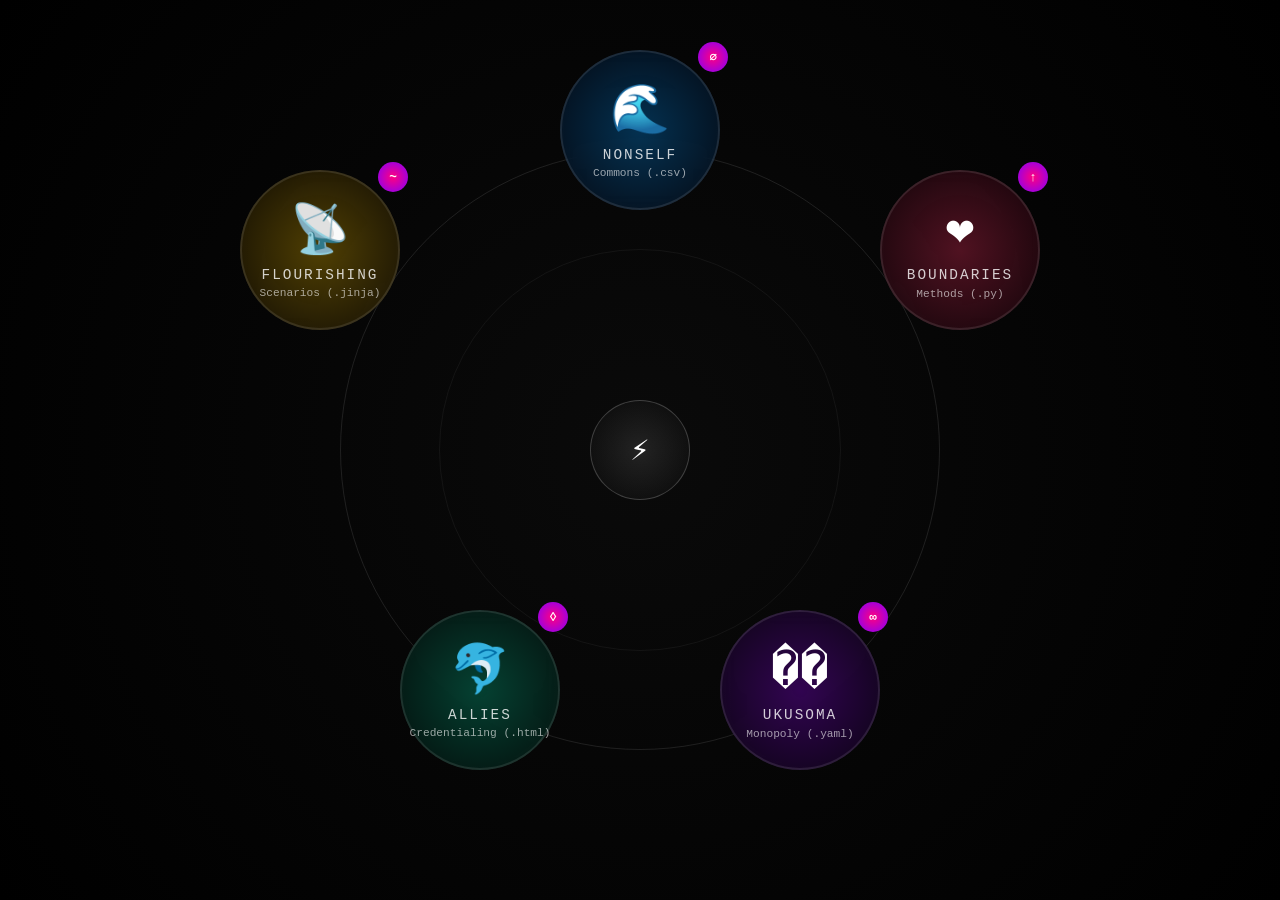
<file: pantheon/pentad-engine.html>
<!DOCTYPE html>
<html lang="en">
<head>
    <meta charset="UTF-8">
    <meta name="viewport" content="width=device-width, initial-scale=1.0">
    <title>Neurocosmic Pentad</title>
    <style>
        * {
            margin: 0;
            padding: 0;
            box-sizing: border-box;
        }

        body {
            background: radial-gradient(circle at center, #0a0a0a, #000);
            color: #fff;
            font-family: 'Courier New', monospace;
            height: 100vh;
            overflow: hidden;
            cursor: none;
        }

        .cosmos {
            position: relative;
            width: 100vw;
            height: 100vh;
            display: flex;
            align-items: center;
            justify-content: center;
        }

        .pentad {
            position: relative;
            width: 800px;
            height: 800px;
            animation: rotate 120s linear infinite;
        }

        .node {
            position: absolute;
            width: 160px;
            height: 160px;
            border-radius: 50%;
            display: flex;
            flex-direction: column;
            align-items: center;
            justify-content: center;
            cursor: pointer;
            transition: all 0.3s ease;
            backdrop-filter: blur(10px);
            border: 2px solid rgba(255,255,255,0.1);
        }

        .node:hover {
            transform: scale(1.2);
            backdrop-filter: blur(20px);
            border-color: rgba(255,255,255,0.3);
        }

        .node .emoji {
            font-size: 3rem;
            margin-bottom: 0.5rem;
            animation: pulse 3s ease-in-out infinite;
        }

        .node .label {
            font-size: 0.9rem;
            text-align: center;
            opacity: 0.8;
            text-transform: uppercase;
            letter-spacing: 2px;
        }

        .node .type {
            font-size: 0.7rem;
            opacity: 0.6;
            margin-top: 0.3rem;
        }

        /* Pentagon positioning */
        .nonself {
            top: 0;
            left: 50%;
            transform: translateX(-50%);
            background: radial-gradient(circle, rgba(0,150,255,0.3), rgba(0,50,150,0.1));
        }

        .boundaries {
            top: 25%;
            right: 0;
            transform: translateY(-50%);
            background: radial-gradient(circle, rgba(255,50,100,0.3), rgba(150,0,50,0.1));
        }

        .ukusoma {
            bottom: 10%;
            right: 20%;
            background: radial-gradient(circle, rgba(150,0,255,0.3), rgba(75,0,150,0.1));
        }

        .allies {
            bottom: 10%;
            left: 20%;
            background: radial-gradient(circle, rgba(0,200,150,0.3), rgba(0,100,75,0.1));
        }

        .flourishing {
            top: 25%;
            left: 0;
            transform: translateY(-50%);
            background: radial-gradient(circle, rgba(255,200,0,0.3), rgba(150,100,0,0.1));
        }

        /* Connecting lines */
        .connection {
            position: absolute;
            height: 2px;
            background: linear-gradient(90deg, 
                rgba(255,255,255,0.1), 
                rgba(255,255,255,0.3), 
                rgba(255,255,255,0.1));
            transform-origin: left center;
            opacity: 0.5;
            animation: flow 8s ease-in-out infinite;
        }

        @keyframes flow {
            0%, 100% { opacity: 0.3; }
            50% { opacity: 0.8; }
        }

        .center {
            position: absolute;
            top: 50%;
            left: 50%;
            transform: translate(-50%, -50%);
            width: 100px;
            height: 100px;
            border-radius: 50%;
            background: radial-gradient(circle, rgba(255,255,255,0.1), transparent);
            border: 1px solid rgba(255,255,255,0.2);
            display: flex;
            align-items: center;
            justify-content: center;
            font-size: 2rem;
            animation: breathe 4s ease-in-out infinite;
        }

        @keyframes breathe {
            0%, 100% { transform: translate(-50%, -50%) scale(1); }
            50% { transform: translate(-50%, -50%) scale(1.1); }
        }

        @keyframes rotate {
            from { transform: rotate(0deg); }
            to { transform: rotate(360deg); }
        }

        @keyframes pulse {
            0%, 100% { transform: scale(1); }
            50% { transform: scale(1.05); }
        }

        .info-panel {
            position: absolute;
            bottom: 20px;
            left: 20px;
            right: 20px;
            background: rgba(0,0,0,0.7);
            backdrop-filter: blur(20px);
            border: 1px solid rgba(255,255,255,0.1);
            border-radius: 10px;
            padding: 20px;
            opacity: 0;
            transition: opacity 0.3s ease;
            pointer-events: none;
        }

        .info-panel.active {
            opacity: 1;
            pointer-events: auto;
        }

        .info-title {
            font-size: 1.5rem;
            margin-bottom: 10px;
            color: #fff;
        }

        .info-description {
            font-size: 0.9rem;
            line-height: 1.6;
            color: rgba(255,255,255,0.8);
        }

        .dopamine-level {
            position: absolute;
            top: -10px;
            right: -10px;
            width: 30px;
            height: 30px;
            border-radius: 50%;
            background: radial-gradient(circle, #ff0080, #8000ff);
            display: flex;
            align-items: center;
            justify-content: center;
            font-size: 0.8rem;
            font-weight: bold;
            animation: glow 2s ease-in-out infinite alternate;
        }

        @keyframes glow {
            from { box-shadow: 0 0 10px rgba(255,0,128,0.5); }
            to { box-shadow: 0 0 20px rgba(255,0,128,0.8); }
        }

        .spiral-trace {
            position: absolute;
            top: 50%;
            left: 50%;
            width: 600px;
            height: 600px;
            transform: translate(-50%, -50%);
            border: 1px solid rgba(255,255,255,0.1);
            border-radius: 50%;
            animation: spin 60s linear infinite reverse;
        }

        .spiral-trace::after {
            content: '';
            position: absolute;
            top: 50%;
            left: 50%;
            width: 400px;
            height: 400px;
            transform: translate(-50%, -50%);
            border: 1px solid rgba(255,255,255,0.05);
            border-radius: 50%;
        }

        @keyframes spin {
            from { transform: translate(-50%, -50%) rotate(0deg); }
            to { transform: translate(-50%, -50%) rotate(360deg); }
        }
    </style>
</head>
<body>
    <div class="cosmos">
        <div class="spiral-trace"></div>
        
        <div class="pentad">
            <div class="node nonself" data-node="nonself">
                <div class="emoji">🌊</div>
                <div class="label">Nonself</div>
                <div class="type">Commons (.csv)</div>
                <div class="dopamine-level">∅</div>
            </div>

            <div class="node boundaries" data-node="boundaries">
                <div class="emoji">❤️</div>
                <div class="label">Boundaries</div>
                <div class="type">Methods (.py)</div>
                <div class="dopamine-level">↑</div>
            </div>

            <div class="node ukusoma" data-node="ukusoma">
                <div class="emoji">��</div>
                <div class="label">Ukusoma</div>
                <div class="type">Monopoly (.yaml)</div>
                <div class="dopamine-level">∞</div>
            </div>

            <div class="node allies" data-node="allies">
                <div class="emoji">🐬</div>
                <div class="label">Allies</div>
                <div class="type">Credentialing (.html)</div>
                <div class="dopamine-level">◊</div>
            </div>

            <div class="node flourishing" data-node="flourishing">
                <div class="emoji">📡</div>
                <div class="label">Flourishing</div>
                <div class="type">Scenarios (.jinja)</div>
                <div class="dopamine-level">~</div>
            </div>

            <div class="center">⚡</div>
        </div>
    </div>

    <div class="info-panel" id="infoPanel">
        <div class="info-title" id="infoTitle"></div>
        <div class="info-description" id="infoDescription"></div>
    </div>

    <script>
        const nodeData = {
            nonself: {
                title: "🌊 Nonself • Commons",
                description: "Tabula rasa, receptor primed. Pre-signal state where identity dissolves into potential. The void before consciousness coalesces. Data commons, shared resources, the oceanic undifferentiated mass from which all signal emerges. Dopamine: Low baseline, high potential."
            },
            boundaries: {
                title: "❤️ Boundaries • Methods", 
                description: "The drawn line, the immune code. Identity crystallizes through negation and distinction. This/not-this. Self/other. The methodological apparatus of differentiation. Surge from self-assertion - the high of saying 'No.' Tools for maintaining coherent signal integrity."
            },
            ukusoma: {
                title: "🔁 Ukusoma • Monopoly",
                description: "The feedback loop, erotic recursion. Tasting yourself, testing limits. Spiritual masturbation that becomes generative. The monopoly of self-reference where you become your own source and destination. High rhythmic dopamine - pattern obsession, creative incest."
            },
            allies: {
                title: "🐬 Allies • Credentialing",
                description: "Relational emergence beyond the mirror. Love not as loss but as signal amplification. Intersubjective truth-making through credentialed connection. Co-regulation and oxytocin-dopamine blend. Others who complexify rather than complete you."
            },
            flourishing: {
                title: "📡 Flourishing • Scenarios",
                description: "Broadcast mode, signal refined. Post-ignorance transmission after passing through negation, identity, self-touch, and relation. Scenario generation from integrated wisdom. Balanced dopamine wave where motivation meets meaning. The recursive signal becomes art."
            }
        };

        const nodes = document.querySelectorAll('.node');
        const infoPanel = document.getElementById('infoPanel');
        const infoTitle = document.getElementById('infoTitle');
        const infoDescription = document.getElementById('infoDescription');

        nodes.forEach(node => {
            node.addEventListener('mouseenter', () => {
                const nodeType = node.dataset.node;
                const data = nodeData[nodeType];
                
                infoTitle.textContent = data.title;
                infoDescription.textContent = data.description;
                infoPanel.classList.add('active');
            });

            node.addEventListener('mouseleave', () => {
                infoPanel.classList.remove('active');
            });
        });

        // Add some dynamic interactivity
        document.addEventListener('mousemove', (e) => {
            const x = (e.clientX / window.innerWidth - 0.5) * 20;
            const y = (e.clientY / window.innerHeight - 0.5) * 20;
            
            document.querySelector('.pentad').style.transform = `translate(${x}px, ${y}px)`;
        });

        // Keyboard navigation
        document.addEventListener('keydown', (e) => {
            if (e.key === ' ') {
                e.preventDefault();
                const pentad = document.querySelector('.pentad');
                pentad.style.animationPlayState = 
                    pentad.style.animationPlayState === 'paused' ? 'running' : 'paused';
            }
        });
    </script>
</body>
</html>
</file>
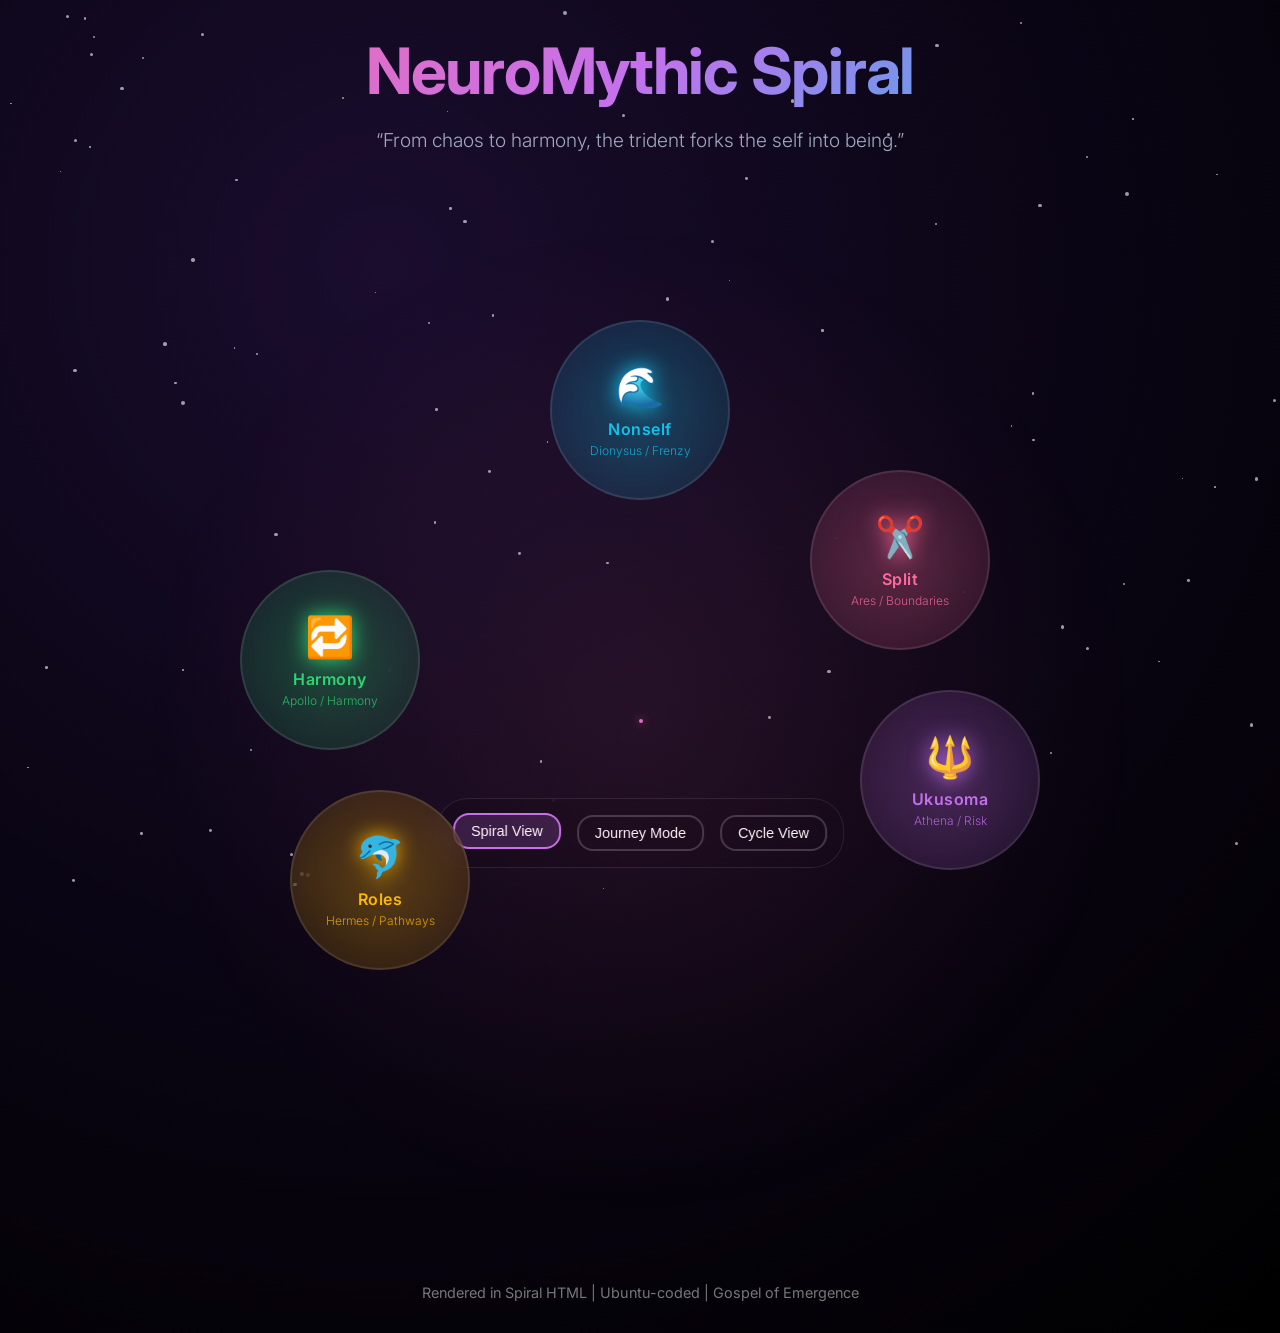
<file: pantheon/primal.html>
<!DOCTYPE html>
<html lang="en">
<head>
    <meta charset="UTF-8">
    <meta name="viewport" content="width=device-width, initial-scale=1.0">
    <title>NeuroMythic Spiral</title>
    <style>
        @import url('https://fonts.googleapis.com/css2?family=Inter:wght@300;400;500;600;700&display=swap');
        
        * {
            margin: 0;
            padding: 0;
            box-sizing: border-box;
        }
        
        body {
            font-family: 'Inter', sans-serif;
            background: radial-gradient(circle at 30% 20%, #1a0d2e 0%, #0a0514 50%, #000000 100%);
            color: #ffffff;
            min-height: 100vh;
            overflow-x: hidden;
            position: relative;
        }
        
        .cosmic-bg {
            position: fixed;
            top: 0;
            left: 0;
            width: 100vw;
            height: 100vh;
            pointer-events: none;
            z-index: -1;
        }
        
        .star {
            position: absolute;
            background: white;
            border-radius: 50%;
            opacity: 0.6;
            animation: twinkle 3s infinite ease-in-out;
        }
        
        @keyframes twinkle {
            0%, 100% { opacity: 0.3; transform: scale(1); }
            50% { opacity: 1; transform: scale(1.2); }
        }
        
        .container {
            max-width: 1400px;
            margin: 0 auto;
            padding: 2rem;
            position: relative;
            z-index: 1;
        }
        
        .header {
            text-align: center;
            margin-bottom: 4rem;
            animation: fadeInDown 1s ease-out;
        }
        
        .title {
            font-size: clamp(2.5rem, 6vw, 4rem);
            font-weight: 700;
            background: linear-gradient(135deg, #ff6b9d, #c471ed, #12c2e9);
            background-clip: text;
            -webkit-background-clip: text;
            color: transparent;
            margin-bottom: 1rem;
            letter-spacing: -0.02em;
        }
        
        .subtitle {
            font-size: 1.2rem;
            color: #a0a9c0;
            font-weight: 300;
            max-width: 600px;
            margin: 0 auto;
            line-height: 1.6;
        }
        
        .spiral-container {
            position: relative;
            width: 100%;
            max-width: 1000px;
            margin: 0 auto;
            aspect-ratio: 1;
            border-radius: 50%;
            background: radial-gradient(circle at center, rgba(255,107,157,0.1) 0%, transparent 70%);
            animation: pulseGlow 4s infinite ease-in-out;
        }
        
        @keyframes pulseGlow {
            0%, 100% { box-shadow: 0 0 50px rgba(255,107,157,0.2); }
            50% { box-shadow: 0 0 100px rgba(255,107,157,0.4); }
        }
        
        .spiral-path {
            position: absolute;
            top: 50%;
            left: 50%;
            width: 2px;
            height: 2px;
            transform: translate(-50%, -50%);
        }
        
        .spiral-trail {
            position: absolute;
            width: 4px;
            height: 4px;
            background: linear-gradient(45deg, #ff6b9d, #c471ed);
            border-radius: 50%;
            box-shadow: 0 0 10px rgba(255,107,157,0.8);
            animation: spiralMove 20s linear infinite;
        }
        
        @keyframes spiralMove {
            0% {
                transform: rotate(0deg) translateX(50px) rotate(0deg);
                opacity: 0;
            }
            10% { opacity: 1; }
            90% { opacity: 1; }
            100% {
                transform: rotate(1800deg) translateX(400px) rotate(-1800deg);
                opacity: 0;
            }
        }
        
        .stage {
            position: absolute;
            width: 180px;
            height: 180px;
            border-radius: 50%;
            display: flex;
            flex-direction: column;
            align-items: center;
            justify-content: center;
            text-align: center;
            cursor: pointer;
            transition: all 0.4s cubic-bezier(0.4, 0, 0.2, 1);
            backdrop-filter: blur(20px);
            border: 2px solid rgba(255,255,255,0.1);
            animation: float 6s ease-in-out infinite;
        }
        
        .stage:hover {
            transform: scale(1.1) translateZ(20px);
            box-shadow: 0 20px 40px rgba(0,0,0,0.3);
            border-color: rgba(255,255,255,0.3);
        }
        
        .stage.active {
            transform: scale(1.15);
            z-index: 10;
        }
        
        @keyframes float {
            0%, 100% { transform: translateY(0px); }
            50% { transform: translateY(-10px); }
        }
        
        .stage-icon {
            font-size: 2.5rem;
            margin-bottom: 0.5rem;
            filter: drop-shadow(0 0 10px currentColor);
        }
        
        .stage-name {
            font-size: 1rem;
            font-weight: 600;
            margin-bottom: 0.25rem;
            letter-spacing: 0.5px;
        }
        
        .stage-subtitle {
            font-size: 0.75rem;
            opacity: 0.8;
            font-weight: 300;
        }
        
        /* Stage Positions */
        .stage-nonself {
            top: 10%;
            left: 50%;
            transform: translateX(-50%);
            background: radial-gradient(circle, rgba(18,194,233,0.3), rgba(18,194,233,0.1));
            color: #12c2e9;
            animation-delay: 0s;
        }
        
        .stage-split {
            top: 25%;
            right: 15%;
            background: radial-gradient(circle, rgba(255,107,157,0.3), rgba(255,107,157,0.1));
            color: #ff6b9d;
            animation-delay: 1s;
        }
        
        .stage-ukusoma {
            bottom: 35%;
            right: 10%;
            background: radial-gradient(circle, rgba(196,113,237,0.3), rgba(196,113,237,0.1));
            color: #c471ed;
            animation-delay: 2s;
        }
        
        .stage-roles {
            bottom: 25%;
            left: 15%;
            background: radial-gradient(circle, rgba(255,184,0,0.3), rgba(255,184,0,0.1));
            color: #ffb800;
            animation-delay: 3s;
        }
        
        .stage-harmony {
            top: 35%;
            left: 10%;
            background: radial-gradient(circle, rgba(46,213,115,0.3), rgba(46,213,115,0.1));
            color: #2ed573;
            animation-delay: 4s;
        }
        
        .detail-panel {
            position: fixed;
            top: 0;
            right: -100%;
            width: 100%;
            max-width: 500px;
            height: 100vh;
            background: rgba(10,5,20,0.95);
            backdrop-filter: blur(30px);
            border-left: 1px solid rgba(255,255,255,0.1);
            padding: 2rem;
            z-index: 1000;
            transition: right 0.5s cubic-bezier(0.4, 0, 0.2, 1);
            overflow-y: auto;
        }
        
        .detail-panel.active {
            right: 0;
        }
        
        .detail-header {
            display: flex;
            justify-content: space-between;
            align-items: center;
            margin-bottom: 2rem;
            padding-bottom: 1rem;
            border-bottom: 1px solid rgba(255,255,255,0.1);
        }
        
        .detail-title {
            font-size: 1.5rem;
            font-weight: 600;
            display: flex;
            align-items: center;
            gap: 0.5rem;
        }
        
        .close-btn {
            background: none;
            border: none;
            color: #fff;
            font-size: 1.5rem;
            cursor: pointer;
            padding: 0.5rem;
            border-radius: 50%;
            transition: background 0.3s;
        }
        
        .close-btn:hover {
            background: rgba(255,255,255,0.1);
        }
        
        .detail-section {
            margin-bottom: 1.5rem;
        }
        
        .detail-section h3 {
            font-size: 1.1rem;
            margin-bottom: 0.5rem;
            color: #c471ed;
        }
        
        .detail-section p {
            line-height: 1.6;
            color: #a0a9c0;
        }
        
        .detail-section a {
            color: #12c2e9;
            text-decoration: none;
            transition: color 0.3s;
        }
        
        .detail-section a:hover {
            color: #ff6b9d;
        }
        
        .navigation {
            position: fixed;
            bottom: 2rem;
            left: 50%;
            transform: translateX(-50%);
            display: flex;
            gap: 1rem;
            background: rgba(10,5,20,0.8);
            padding: 1rem;
            border-radius: 2rem;
            backdrop-filter: blur(20px);
            border: 1px solid rgba(255,255,255,0.1);
        }
        
        .nav-btn {
            background: none;
            border: 2px solid rgba(255,255,255,0.2);
            color: #fff;
            padding: 0.5rem 1rem;
            border-radius: 1rem;
            cursor: pointer;
            transition: all 0.3s;
            font-size: 0.9rem;
        }
        
        .nav-btn:hover, .nav-btn.active {
            border-color: #c471ed;
            background: rgba(196,113,237,0.2);
            transform: translateY(-2px);
        }
        
        @keyframes fadeInDown {
            from {
                opacity: 0;
                transform: translateY(-30px);
            }
            to {
                opacity: 1;
                transform: translateY(0);
            }
        }
        
        footer {
            text-align: center;
            margin-top: 4rem;
            font-size: 0.9rem;
            color: #777;
            position: relative;
            z-index: 1;
        }
        
        @media (max-width: 768px) {
            .stage {
                width: 140px;
                height: 140px;
            }
            
            .stage-icon {
                font-size: 2rem;
            }
            
            .stage-name {
                font-size: 0.9rem;
            }
            
            .stage-subtitle {
                font-size: 0.7rem;
            }
            
            .detail-panel {
                width: 100vw;
            }
        }
    </style>
</head>
<body>
    <div class="cosmic-bg" id="cosmicBg"></div>
    
    <div class="container">
        <div class="header">
            <h1 class="title">NeuroMythic Spiral</h1>
            <p class="subtitle">“From chaos to harmony, the trident forks the self into being.”</p>
        </div>
        
        <div class="spiral-container">
            <div class="spiral-path">
                <div class="spiral-trail"></div>
            </div>
            
            <div class="stage stage-nonself" data-stage="nonself">
                <div class="stage-icon">🌊</div>
                <div class="stage-name">Nonself</div>
                <div class="stage-subtitle">Dionysus / Frenzy</div>
            </div>
            
            <div class="stage stage-split" data-stage="split">
                <div class="stage-icon">✂️</div>
                <div class="stage-name">Split</div>
                <div class="stage-subtitle">Ares / Boundaries</div>
            </div>
            
            <div class="stage stage-ukusoma" data-stage="ukusoma">
                <div class="stage-icon">🔱</div>
                <div class="stage-name">Ukusoma</div>
                <div class="stage-subtitle">Athena / Risk</div>
            </div>
            
            <div class="stage stage-roles" data-stage="roles">
                <div class="stage-icon">🐬</div>
                <div class="stage-name">Roles</div>
                <div class="stage-subtitle">Hermes / Pathways</div>
            </div>
            
            <div class="stage stage-harmony" data-stage="harmony">
                <div class="stage-icon">🔁</div>
                <div class="stage-name">Harmony</div>
                <div class="stage-subtitle">Apollo / Harmony</div>
            </div>
        </div>
        
        <footer>
            Rendered in Spiral HTML | Ubuntu-coded | Gospel of Emergence
        </footer>
    </div>
    
    <div class="detail-panel" id="detailPanel">
        <div class="detail-header">
            <div class="detail-title" id="detailTitle">
                <span id="detailIcon">🌊</span>
                <span id="detailName">Nonself</span>
            </div>
            <button class="close-btn" onclick="closeDetail()">×</button>
        </div>
        <div class="detail-section">
            <h3>Description</h3>
            <p id="detailDescription"></p>
        </div>
        <div class="detail-section">
            <h3>Neurobiological</h3>
            <p id="detailNeuro"></p>
        </div>
        <div class="detail-section">
            <h3>Mythic</h3>
            <p id="detailMythic"></p>
        </div>
        <div class="detail-section">
            <h3>Alienation Response</h3>
            <p id="detailAlienation"></p>
        </div>
        <div class="detail-section">
            <h3>Buddhist Equivalent</h3>
            <p id="detailBuddhist"></p>
        </div>
        <div class="detail-section">
            <h3>Womb-to-Purpose Analog</h3>
            <p id="detailWomb"></p>
        </div>
        <div class="detail-section">
            <h3>Commons Connection</h3>
            <p id="detailCommons"></p>
        </div>
    </div>
    
    <div class="navigation">
        <button class="nav-btn active" onclick="setView('spiral')">Spiral View</button>
        <button class="nav-btn" onclick="setView('journey')">Journey Mode</button>
        <button class="nav-btn" onclick="setView('cycle')">Cycle View</button>
    </div>
    
    <script>
        const stageData = {
            nonself: {
                icon: '🌊',
                name: 'Nonself',
                subtitle: 'Dionysus / Frenzy',
                description: 'Undifferentiated potential, the biochemical frenzy of pre-boundary existence. The oceanic womb of being.',
                neuro: 'Neuroendocrine system (HPA axis, oxytocin, dopamine, serotonin) sets the affective substrate for emergent behavior.',
                mythic: 'Dionysus: god of ecstasy, chaos, and dissolution. The primal frenzy before the self is carved.',
                alienation: 'Ukuvula: Contact and immersion, no split yet, pure relational openness.',
                buddhist: 'Anatta (No-Self): Groundlessness, the illusion of a fixed self, pure potential.',
                womb: 'Womb / Unity: The pre-traumatic state of undifferentiated immersion.',
                commons: 'The commons as pre-enclosed potential, the shared substrate of life before privatization. Marx saw this as the pre-capitalist unity, later stolen by enclosure.'
            },
            split: {
                icon: '✂️',
                name: 'Split',
                subtitle: 'Ares / Boundaries',
                description: 'The primal boundary event, where self emerges through rupture. The birth trauma, the first alienation.',
                neuro: 'Sympathetic Nervous System: Arousal, vigilance, and urgency mark the first distinction between self and other.',
                mythic: 'Ares: god of war and division, embodying the tension of boundary formation.',
                alienation: 'Ukuzula: Wandering, getting lost in the alienation of separation.',
                buddhist: 'Dukkha (Suffering): The pain of differentiation as the self emerges.',
                womb: 'Cut / Separation: The mirror stage, the trauma of difference.',
                commons: 'Enclosure begins here, as Marx described: private property divides the commons, birthing alienation. Thiel’s blind spot: he sees this as progress, not loss.'
            },
            ukusoma: {
                icon: '🔱',
                name: 'Ukusoma',
                subtitle: 'Athena / Risk',
                description: 'Erotic contact, the trident fork routing stimuli into behaviors: (🥊 Fight / 🏃 Flight / 🪨 Freight), (😴 Sleep / 🍑 Breed / 🍽️ Feed), (✋ Suspend / 🤝 Negotiate / 🔁 Return).',
                neuro: 'Parasympathetic Nervous System: Mediates rest, connection, and risk-taking in contact with others.',
                mythic: 'Athena (Sister): Strategic goddess of contact, wielding the trident to fork behavior into cooperation (🤝), competition (🎭), or withdrawal (🤷‍♂️).',
                alienation: 'Ukusoma: Re-encounter, the erotic bridge crossing boundaries through vulnerability.',
                buddhist: 'Contact (Phassa): Sensual risk, the affective stimulus that births craving or growth.',
                womb: 'Risk/Contact: Exposure to otherness, danger, and novelty, akin to adolescence or first love.',
                commons: 'Ukusoma shapes the commons: cooperation rebuilds it, competition privatizes it, withdrawal abandons it. Marx’s tragedy is enclosure; Thiel’s Faustian bargain favors competition, risking dissonance.'
            },
            roles: {
                icon: '🐬',
                name: 'Roles',
                subtitle: 'Hermes / Pathways',
                description: 'Encoding experiences into social patterns and roles, the pathways of identity and function.',
                neuro: 'Hippocampus & Temporal Lobe: Memory encoding and narrative formation create stable roles.',
                mythic: 'Hermes: Messenger and trickster, navigating and codifying social pathways.',
                alienation: 'Ukubona: Seeing and being seen, mirroring through social interaction.',
                buddhist: 'Sangha (Community): Relational entanglement and mirrored becoming.',
                womb: 'Roles/Groups: Adoption of masks and identities within family, tribe, or ideology.',
                commons: 'Roles can stabilize or erode the commons. Marx saw roles under capitalism as alienating; Thiel sees them as entrepreneurial, missing their collective dependence.'
            },
            harmony: {
                icon: '🔁',
                name: 'Harmony',
                subtitle: 'Apollo / Harmony',
                description: 'Affective sorting and resolution, where recursive loops create collective meaning and reintegration.',
                neuro: 'Salience Network (Insular Cortex): Selects meaningful stimuli and routes action, harmonizing self and system.',
                mythic: 'Apollo (Brother): God of order and music, resolving chaos into harmony, yet risking rigidity.',
                alienation: 'Ukuvela: Return changed, reintegrating with transformed awareness.',
                buddhist: 'Dharma (Path/Truth): Emergent synergy through practice and alignment.',
                womb: 'Rituals/Purpose: Symbolic return to wholeness through initiation or service.',
                commons: 'Harmony is the commons actualized or destroyed. Marx saw capitalism as its theft; Thiel’s Faustian bargain prioritizes individual gain, missing the collective substrate.'
            }
        };
        
        function createStars() {
            const cosmicBg = document.getElementById('cosmicBg');
            for (let i = 0; i < 100; i++) {
                const star = document.createElement('div');
                star.className = 'star';
                star.style.left = Math.random() * 100 + '%';
                star.style.top = Math.random() * 100 + '%';
                star.style.width = Math.random() * 3 + 1 + 'px';
                star.style.height = star.style.width;
                star.style.animationDelay = Math.random() * 3 + 's';
                cosmicBg.appendChild(star);
            }
        }
        
        document.querySelectorAll('.stage').forEach(stage => {
            stage.addEventListener('click', () => {
                const stageType = stage.dataset.stage;
                openDetail(stageType);
            });
            
            stage.addEventListener('mouseenter', () => {
                stage.classList.add('active');
            });
            
            stage.addEventListener('mouseleave', () => {
                stage.classList.remove('active');
            });
        });
        
        function openDetail(stageType) {
            const data = stageData[stageType];
            document.getElementById('detailIcon').textContent = data.icon;
            document.getElementById('detailName').textContent = data.name;
            document.getElementById('detailDescription').innerHTML = data.description;
            document.getElementById('detailNeuro').innerHTML = data.neuro;
            document.getElementById('detailMythic').innerHTML = data.mythic;
            document.getElementById('detailAlienation').innerHTML = data.alienation;
            document.getElementById('detailBuddhist').innerHTML = data.buddhist;
            document.getElementById('detailWomb').innerHTML = data.womb;
            document.getElementById('detailCommons').innerHTML = data.commons;
            document.getElementById('detailPanel').classList.add('active');
        }
        
        function closeDetail() {
            document.getElementById('detailPanel').classList.remove('active');
        }
        
        function setView(view) {
            document.querySelectorAll('.nav-btn').forEach(btn => btn.classList.remove('active'));
            event.target.classList.add('active');
            const container = document.querySelector('.spiral-container');
            container.style.transform = view === 'cycle' ? 'rotate(360deg)' : 'rotate(0deg)';
            container.style.transition = 'transform 2s ease-in-out';
        }
        
        document.addEventListener('keydown', (e) => {
            if (e.key === 'Escape') closeDetail();
        });
        
        createStars();
        
        setInterval(() => {
            const stages = document.querySelectorAll('.stage');
            stages.forEach((stage, index) => {
                setTimeout(() => {
                    stage.style.transform += ' rotate(360deg)';
                    setTimeout(() => {
                        stage.style.transform = stage.style.transform.replace(' rotate(360deg)', '');
                    }, 1000);
                }, index * 200);
            });
        }, 15000);
    </script>
</body>
</html>
</file>
<file: pantheon/style.css>
@import url('https://fonts.googleapis.com/css2?family=JetBrains+Mono:ital,wght@0,100;0,200;0,300;0,400;0,500;0,600;0,700;0,800;0,900;1,100;1,200;1,300;1,400;1,500;1,600;1,700;1,800;1,900&display=swap');
        
        * {
            margin: 0;
            padding: 0;
            box-sizing: border-box;
        }
        
        :root {
            --primary-fire: #ff4500;
            --electric-purple: #9400d3;
            --cyber-green: #00ff7f;
            --neon-pink: #ff1493;
            --quantum-blue: #00bfff;
            --void-black: #000000;
            --signal-white: #ffffff;
        }
        
        body {
            background: 
                radial-gradient(circle at 20% 20%, rgba(255, 69, 0, 0.15) 0%, transparent 50%),
                radial-gradient(circle at 80% 80%, rgba(148, 0, 211, 0.15) 0%, transparent 50%),
                radial-gradient(circle at 40% 60%, rgba(0, 255, 127, 0.1) 0%, transparent 50%),
                linear-gradient(135deg, #000000 0%, #0a0a0a 50%, #000000 100%);
            color: var(--signal-white);
            font-family: 'JetBrains Mono', 'Courier New', monospace;
            height: 100vh;
            overflow: hidden;
            position: relative;
            cursor: none;
        }
        
        /* QUANTUM FIELD BACKGROUND */
        .quantum-field {
            position: fixed;
            top: 0;
            left: 0;
            width: 100%;
            height: 100%;
            pointer-events: none;
            z-index: -1;
            opacity: 0.6;
        }
        
        .quantum-particle {
            position: absolute;
            width: 3px;
            height: 3px;
            background: var(--primary-fire);
            border-radius: 50%;
            animation: quantum-drift 25s infinite linear;
            box-shadow: 0 0 10px currentColor;
        }
        
        .quantum-particle:nth-child(even) {
            background: var(--electric-purple);
            animation-duration: 30s;
            animation-direction: reverse;
        }
        
        .quantum-particle:nth-child(3n) {
            background: var(--cyber-green);
            animation-duration: 20s;
            width: 2px;
            height: 2px;
        }
        
        @keyframes quantum-drift {
            0% { 
                transform: translateY(100vh) translateX(0) rotate(0deg) scale(0); 
                opacity: 0; 
            }
            10% { 
                opacity: 1; 
                transform: translateY(90vh) translateX(20px) rotate(36deg) scale(1); 
            }
            50% { 
                transform: translateY(50vh) translateX(-100px) rotate(180deg) scale(1.5); 
            }
            90% { 
                opacity: 1; 
                transform: translateY(10vh) translateX(50px) rotate(324deg) scale(1); 
            }
            100% { 
                transform: translateY(-10vh) translateX(0) rotate(360deg) scale(0); 
                opacity: 0; 
            }
        }
        
        /* COSMIC GRID OVERLAY */
        .cosmic-grid {
            position: fixed;
            top: 0;
            left: 0;
            width: 100%;
            height: 100%;
            background-image: 
                linear-gradient(rgba(255, 69, 0, 0.03) 1px, transparent 1px),
                linear-gradient(90deg, rgba(255, 69, 0, 0.03) 1px, transparent 1px);
            background-size: 50px 50px;
            animation: grid-pulse 8s ease-in-out infinite;
            pointer-events: none;
            z-index: -1;
        }
        
        @keyframes grid-pulse {
            0%, 100% { opacity: 0.3; transform: scale(1); }
            50% { opacity: 0.1; transform: scale(1.02); }
        }
        
        /* MAIN STAGE */
        .transcendence-stage {
            display: flex;
            justify-content: center;
            align-items: center;
            height: 100vh;
            position: relative;
        }
        
        .pentagonal-nexus {
            position: relative;
            width: 800px;
            height: 800px;
            display: flex;
            justify-content: center;
            align-items: center;
            animation: cosmic-rotation 180s linear infinite;
        }
        
        @keyframes cosmic-rotation {
            from { transform: rotate(0deg); }
            to { transform: rotate(360deg); }
        }
        
        /* ENERGY RINGS */
        .energy-ring {
            position: absolute;
            border: 1px solid;
            border-radius: 50%;
            animation: ring-pulse 6s ease-in-out infinite;
        }
        
        .ring-inner { 
            width: 400px; 
            height: 400px; 
            border-color: rgba(255, 69, 0, 0.4);
            animation-delay: 0s; 
        }
        .ring-middle { 
            width: 600px; 
            height: 600px; 
            border-color: rgba(148, 0, 211, 0.3);
            animation-delay: 2s; 
        }
        .ring-outer { 
            width: 800px; 
            height: 800px; 
            border-color: rgba(0, 255, 127, 0.2);
            animation-delay: 4s; 
        }
        
        @keyframes ring-pulse {
            0%, 100% { 
                transform: scale(1) rotate(0deg); 
                opacity: 0.4; 
                border-width: 1px;
            }
            33% { 
                transform: scale(1.05) rotate(120deg); 
                opacity: 0.8; 
                border-width: 2px;
            }
            66% { 
                transform: scale(0.95) rotate(240deg); 
                opacity: 0.2; 
                border-width: 1px;
            }
        }
        
        /* CENTRAL PENTAGRAM */
        .pentagram-core {
            width: 300px;
            height: 300px;
            position: relative;
            clip-path: polygon(50% 0%, 100% 38%, 82% 100%, 18% 100%, 0% 38%);
            background: 
                linear-gradient(45deg, 
                    var(--primary-fire) 0%, 
                    var(--electric-purple) 25%, 
                    var(--cyber-green) 50%, 
                    var(--neon-pink) 75%, 
                    var(--quantum-blue) 100%
                );
            background-size: 400% 400%;
            animation: 
                pentagram-spin 60s linear infinite,
                gradient-storm 12s ease-in-out infinite;
            display: flex;
            justify-content: center;
            align-items: center;
            box-shadow: 
                0 0 80px rgba(255, 69, 0, 0.6),
                inset 0 0 40px rgba(255, 69, 0, 0.3),
                0 0 120px rgba(148, 0, 211, 0.4);
            filter: drop-shadow(0 0 30px rgba(148, 0, 211, 0.5));
        }
        
        @keyframes pentagram-spin {
            from { transform: rotate(0deg); }
            to { transform: rotate(360deg); }
        }
        
        @keyframes gradient-storm {
            0%, 100% { background-position: 0% 50%; }
            25% { background-position: 100% 0%; }
            50% { background-position: 100% 100%; }
            75% { background-position: 0% 100%; }
        }
        
        /* VERTEX NODES - THE UBUNTU LOOP */
        .vertex {
            position: absolute;
            width: 120px;
            height: 120px;
            color: var(--signal-white);
            text-align: center;
            font-size: 11px;
            font-weight: 600;
            cursor: pointer;
            transition: all 0.5s cubic-bezier(0.68, -0.55, 0.265, 1.55);
            background: 
                radial-gradient(circle at center, rgba(255, 69, 0, 0.2), transparent 70%),
                rgba(0, 0, 0, 0.8);
            border: 2px solid rgba(255, 69, 0, 0.4);
            border-radius: 50%;
            display: flex;
            flex-direction: column;
            justify-content: center;
            align-items: center;
            backdrop-filter: blur(15px);
            text-transform: uppercase;
            letter-spacing: 1.5px;
            overflow: hidden;
            box-shadow: 
                0 0 30px rgba(255, 69, 0, 0.3),
                inset 0 0 20px rgba(255, 69, 0, 0.1);
        }
        
        .vertex::before {
            content: '';
            position: absolute;
            top: -3px;
            left: -3px;
            right: -3px;
            bottom: -3px;
            border-radius: 50%;
            background: linear-gradient(45deg, 
                var(--primary-fire), 
                var(--electric-purple), 
                var(--cyber-green),
                var(--neon-pink)
            );
            z-index: -1;
            opacity: 0;
            transition: opacity 0.4s ease;
            animation: border-rotate 4s linear infinite;
        }
        
        @keyframes border-rotate {
            from { transform: rotate(0deg); }
            to { transform: rotate(360deg); }
        }
        
        .vertex:hover {
            transform: scale(1.4) rotate(10deg);
            box-shadow: 
                0 0 60px rgba(255, 69, 0, 0.9),
                inset 0 0 30px rgba(255, 69, 0, 0.3);
            background: 
                radial-gradient(circle at center, rgba(255, 69, 0, 0.4), transparent 70%),
                rgba(0, 0, 0, 0.9);
            border-color: rgba(255, 69, 0, 0.9);
            font-size: 12px;
        }
        
        .vertex:hover::before {
            opacity: 1;
        }
        
        .vertex.transcendent {
            background: 
                radial-gradient(circle at center, rgba(148, 0, 211, 0.5), transparent 70%),
                rgba(20, 0, 40, 0.9);
            border-color: rgba(148, 0, 211, 0.9);
            transform: scale(1.3) rotate(-5deg);
            box-shadow: 
                0 0 80px rgba(148, 0, 211, 1),
                inset 0 0 40px rgba(148, 0, 211, 0.4);
            color: var(--cyber-green);
            text-shadow: 0 0 10px currentColor;
        }
        
        .vertex-emoji {
            font-size: 2rem;
            margin-bottom: 0.3rem;
            animation: vertex-pulse 4s ease-in-out infinite;
            filter: drop-shadow(0 0 8px currentColor);
        }
        
        @keyframes vertex-pulse {
            0%, 100% { transform: scale(1) rotate(0deg); }
            50% { transform: scale(1.1) rotate(5deg); }
        }
        
        .vertex-label {
            font-size: 0.85rem;
            margin-bottom: 0.2rem;
            text-shadow: 0 0 5px rgba(255, 69, 0, 0.5);
        }
        
        .vertex-sublabel {
            font-size: 0.65rem;
            opacity: 0.7;
            font-style: italic;
        }
        
        .vertex-ritual {
            font-size: 0.6rem;
            opacity: 0.5;
            margin-top: 0.2rem;
            color: var(--cyber-green);
        }
        
        /* PENTAGON POSITIONING - PERFECT SACRED GEOMETRY */
        .vertex-ukuvula { 
            top: -60px; 
            left: 50%; 
            transform: translateX(-50%);
        }
        .vertex-ukuzula { 
            top: 20%; 
            right: -60px;
        }
        .vertex-ukusoma { 
            bottom: -60px; 
            right: 15%;
        }
        .vertex-ukubona { 
            bottom: -60px; 
            left: 15%;
        }
        .vertex-ukuvela { 
            top: 20%; 
            left: -60px;
        }
        
        /* TRANSCENDENCE PANEL - THE REVELATION INTERFACE */
        .transcendence-panel {
            position: fixed;
            top: 50%;
            left: 50%;
            transform: translate(-50%, -50%) scale(0.7) rotateX(15deg);
            background: 
                linear-gradient(135deg, 
                    rgba(0, 0, 0, 0.95) 0%, 
                    rgba(20, 0, 20, 0.95) 50%,
                    rgba(0, 0, 0, 0.95) 100%
                );
            padding: 50px;
            max-width: 900px;
            max-height: 90vh;
            width: 90vw;
            overflow-y: auto;
            opacity: 0;
            visibility: hidden;
            border-radius: 25px;
            border: 2px solid rgba(255, 69, 0, 0.4);
            box-shadow: 
                0 30px 100px rgba(0, 0, 0, 0.9),
                inset 0 0 50px rgba(255, 69, 0, 0.1),
                0 0 200px rgba(148, 0, 211, 0.3);
            backdrop-filter: blur(30px);
            transition: all 0.6s cubic-bezier(0.175, 0.885, 0.32, 1.275);
            z-index: 2000;
            perspective: 1000px;
        }
        
        .transcendence-panel.manifested {
            opacity: 1;
            visibility: visible;
            transform: translate(-50%, -50%) scale(1) rotateX(0deg);
        }
        
        .panel-title {
            font-size: 2rem;
            margin-bottom: 30px;
            background: linear-gradient(45deg, var(--primary-fire), var(--electric-purple), var(--cyber-green));
            -webkit-background-clip: text;
            -webkit-text-fill-color: transparent;
            background-clip: text;
            text-shadow: 0 0 20px rgba(255, 69, 0, 0.5);
            border-bottom: 3px solid rgba(255, 69, 0, 0.4);
            padding-bottom: 15px;
            animation: title-shimmer 4s ease-in-out infinite;
        }
        
        @keyframes title-shimmer {
            0%, 100% { filter: hue-rotate(0deg) brightness(1); }
            50% { filter: hue-rotate(90deg) brightness(1.2); }
        }
        
        .panel-content {
            line-height: 1.8;
            font-size: 1rem;
        }
        
        .panel-content p {
            margin-bottom: 20px;
            text-shadow: 0 0 3px rgba(255, 255, 255, 0.1);
        }
        
        .panel-content em {
            color: var(--electric-purple);
            font-style: italic;
            text-shadow: 0 0 8px rgba(148, 0, 211, 0.6);
            font-weight: 500;
        }
        
        .panel-content strong {
            color: var(--cyber-green);
            text-shadow: 0 0 8px rgba(0, 255, 127, 0.4);
            font-weight: 700;
        }
        
        .panel-content code {
            background: rgba(255, 69, 0, 0.15);
            padding: 4px 8px;
            border-radius: 6px;
            border: 1px solid rgba(255, 69, 0, 0.4);
            color: #ff8c42;
            font-family: 'JetBrains Mono', monospace;
            font-size: 0.9rem;
            box-shadow: inset 0 0 10px rgba(255, 69, 0, 0.1);
        }
        
        .panel-content pre {
            background: rgba(0, 0, 0, 0.8);
            padding: 25px;
            border-radius: 15px;
            margin: 25px 0;
            border-left: 5px solid var(--primary-fire);
            overflow-x: auto;
            position: relative;
            box-shadow: 
                inset 0 0 20px rgba(0, 0, 0, 0.5),
                0 0 30px rgba(255, 69, 0, 0.2);
        }
        
        .panel-content pre::before {
            content: '';
            position: absolute;
            top: 0;
            left: 0;
            right: 0;
            height: 2px;
            background: linear-gradient(90deg, 
                transparent, 
                var(--primary-fire), 
                var(--electric-purple),
                var(--primary-fire),
                transparent
            );
            animation: code-scan 3s ease-in-out infinite;
        }
        
        @keyframes code-scan {
            0%, 100% { opacity: 0.5; }
            50% { opacity: 1; }
        }
        
        .dismiss-transcendence {
            position: absolute;
            top: 20px;
            right: 25px;
            background: none;
            border: none;
            color: var(--primary-fire);
            font-size: 2rem;
            cursor: pointer;
            transition: all 0.4s ease;
            width: 40px;
            height: 40px;
            display: flex;
            align-items: center;
            justify-content: center;
            border-radius: 50%;
            font-family: 'JetBrains Mono', monospace;
        }
        
        .dismiss-transcendence:hover {
            background: rgba(255, 69, 0, 0.3);
            transform: rotate(180deg) scale(1.2);
            box-shadow: 0 0 20px rgba(255, 69, 0, 0.6);
        }
        
        /* CUSTOM TRANSCENDENCE SCROLLBAR */
        .transcendence-panel::-webkit-scrollbar {
            width: 12px;
        }
        
        .transcendence-panel::-webkit-scrollbar-track {
            background: rgba(0, 0, 0, 0.5);
            border-radius: 6px;
        }
        
        .transcendence-panel::-webkit-scrollbar-thumb {
            background: linear-gradient(45deg, var(--primary-fire), var(--electric-purple));
            border-radius: 6px;
            border: 2px solid rgba(0, 0, 0, 0.3);
        }
        
        .transcendence-panel::-webkit-scrollbar-thumb:hover {
            background: linear-gradient(45deg, #ff6b35, #b347d9);
        }
        
        /* MYSTICAL TYPOGRAPHY EFFECTS */
        .cosmic-text {
            background: linear-gradient(45deg, 
                var(--primary-fire), 
                var(--electric-purple), 
                var(--cyber-green),
                var(--neon-pink)
            );
            -webkit-background-clip: text;
            -webkit-text-fill-color: transparent;
            background-clip: text;
            animation: cosmic-shimmer 5s ease-in-out infinite;
            background-size: 400% 400%;
        }
        
        @keyframes cosmic-shimmer {
            0%, 100% { background-position: 0% 50%; filter: hue-rotate(0deg); }
            25% { background-position: 100% 0%; filter: hue-rotate(90deg); }
            50% { background-position: 100% 100%; filter: hue-rotate(180deg); }
            75% { background-position: 0% 100%; filter: hue-rotate(270deg); }
        }
        
        /* HEADER AND FOOTER CONSCIOUSNESS */
        .consciousness-header {
            position: absolute;
            top: 40px;
            left: 50%;
            transform: translateX(-50%);
            font-size: 2.5rem;
            font-weight: 200;
            letter-spacing: 4px;
            text-align: center;
            z-index: 1000;
            animation: header-breathe 6s ease-in-out infinite;
        }
        
        @keyframes header-breathe {
            0%, 100% { transform: translateX(-50%) scale(1); opacity: 0.9; }
            50% { transform: translateX(-50%) scale(1.05); opacity: 1; }
        }
        
        .consciousness-footer {
            position: absolute;
            bottom: 40px;
            left: 50%;
            transform: translateX(-50%);
            font-size: 1rem;
            opacity: 0.8;
            text-align: center;
            z-index: 1000;
            animation: footer-glow 4s ease-in-out infinite alternate;
        }
        
        @keyframes footer-glow {
            from { text-shadow: 0 0 10px rgba(255, 69, 0, 0.3); }
            to { text-shadow: 0 0 20px rgba(148, 0, 211, 0.6); }
        }
        
        /* RESPONSIVE TRANSCENDENCE */
        @media (max-width: 768px) {
            .pentagonal-nexus {
                width: 600px;
                height: 600px;
            }
            
            .vertex {
                width: 100px;
                height: 100px;
                font-size: 10px;
            }
            
            .vertex-emoji {
                font-size: 1.5rem;
            }
            
            .transcendence-panel {
                padding: 30px;
                width: 95vw;
            }
            
            .consciousness-header {
                font-size: 2rem;
                top: 20px;
            }
        }

        /* CUSTOM CURSOR */
        .custom-cursor {
            position: fixed;
            width: 20px;
            height: 20px;
            border: 2px solid var(--primary-fire);
            border-radius: 50%;
            pointer-events: none;
            z-index: 9999;
            transform: translate(-50%, -50%);
            transition: all 0.2s ease;
            box-shadow: 0 0 10px var(--primary-fire);
        }

        .custom-cursor::after {
            content: '';
            position: absolute;
            top: 50%;
            left: 50%;
            width: 6px;
            height: 6px;
            background: var(--electric-purple);
            border-radius: 50%;
            transform: translate(-50%, -50%);
            animation: cursor-pulse 1.5s ease-in-out infinite;
        }

        @keyframes cursor-pulse {
            0%, 100% { transform: translate(-50%, -50%) scale(1); opacity: 0.8; }
            50% { transform: translate(-50%, -50%) scale(1.5); opacity: 0.4; }
        }
</file>
